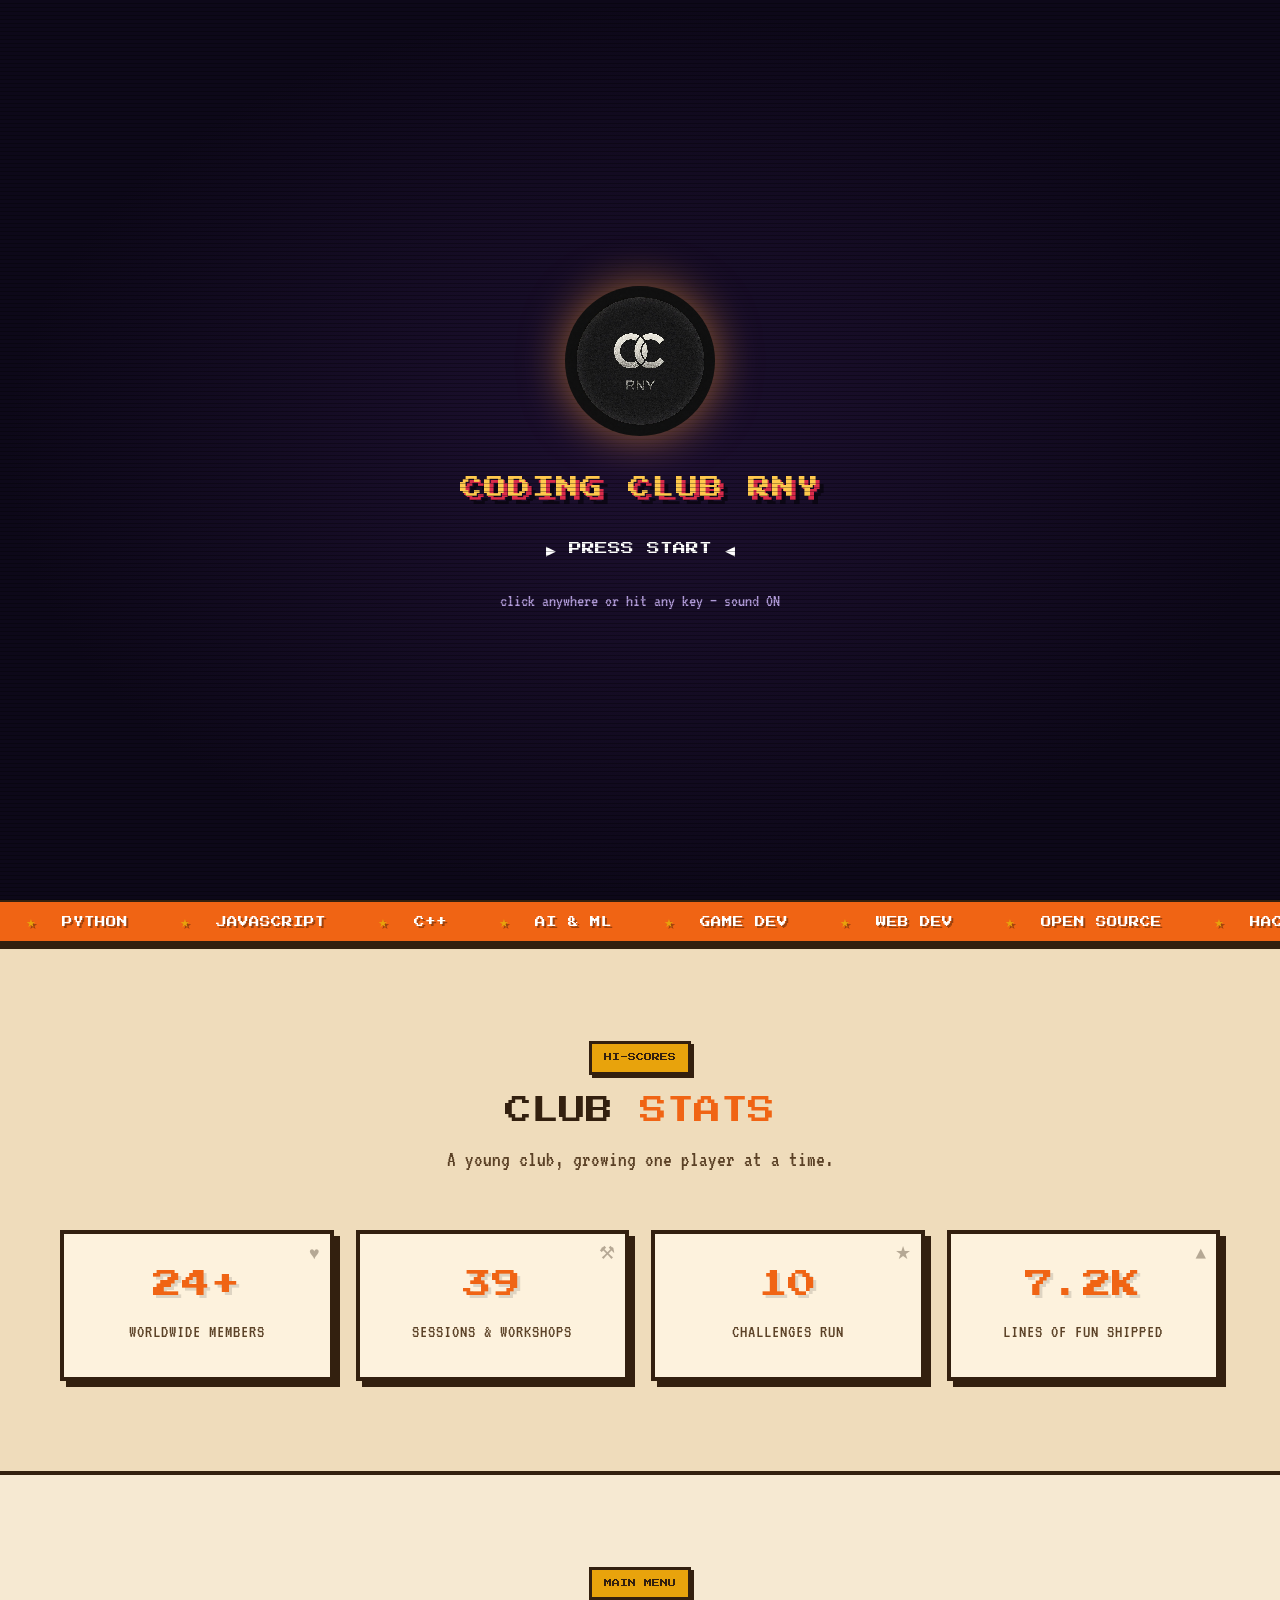
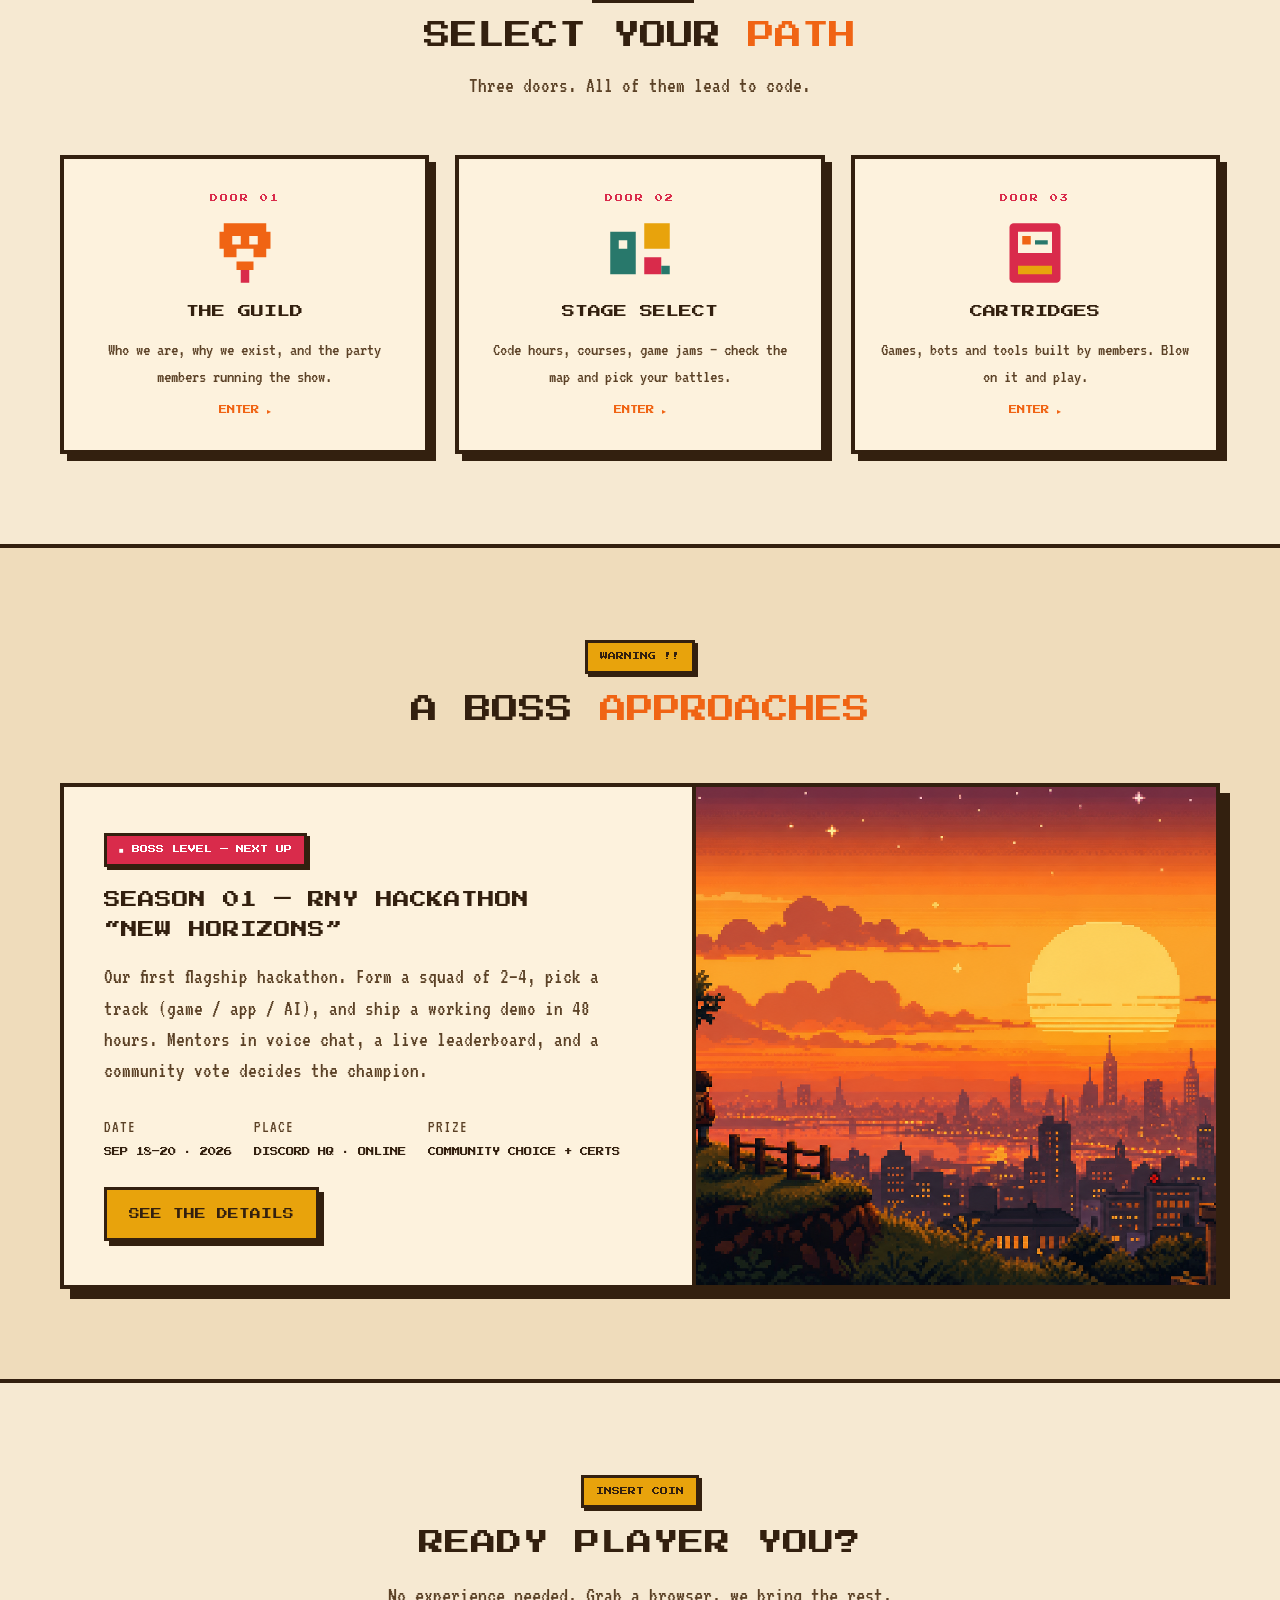
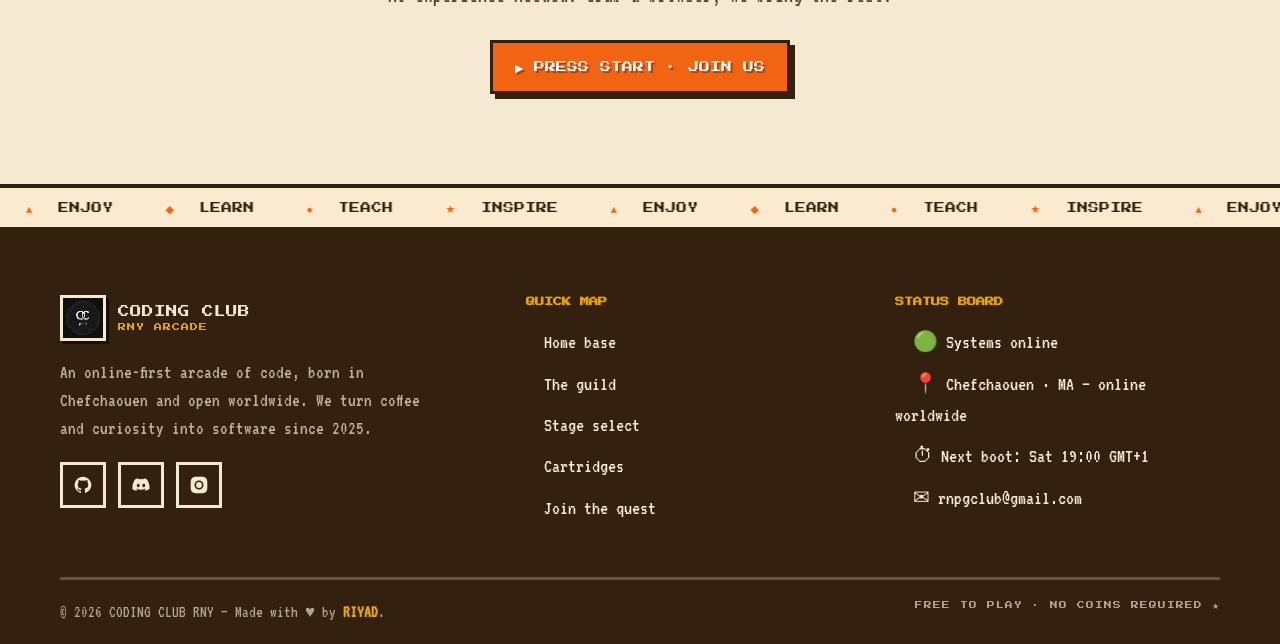
<file: index.html>
<!DOCTYPE html>
<html lang="en" data-theme="light">
<head>
<meta charset="UTF-8">
<meta name="viewport" content="width=device-width, initial-scale=1.0">
<title>Coding Club RNY — Press Start</title>
<meta name="description" content="Coding Club RNY — an online-first coding community born in Chefchaouen, open worldwide. Code hours, courses, jams and a friendly crew.">
<link rel="icon" type="image/png" href="logo.png">
<script>document.documentElement.dataset.theme = localStorage.getItem('rny_theme') || 'light';</script>
<link rel="stylesheet" href="style.css">
</head>
<body data-page="home">

<canvas id="bg-canvas" aria-hidden="true"></canvas>
<div class="crt" aria-hidden="true"></div>
<div id="wipe" aria-hidden="true"><i class="bar"></i><i class="bar"></i><i class="bar"></i><i class="bar"></i><i class="bar"></i><i class="bar"></i><i class="bar"></i></div>

<!-- START SCREEN -->
<div id="start-overlay" role="button" aria-label="Press start">
  <img class="start-logo" src="logo.png" alt="Coding Club RNY logo">
  <div class="start-title">CODING CLUB RNY</div>
  <div class="press-start">▶ PRESS START ◀</div>
  <div class="start-hint">click anywhere or hit any key — sound ON</div>
</div>

<!-- NAV -->
<header class="nav">
  <div class="nav-inner">
    <a class="brand" href="index.html" aria-label="Coding Club RNY home">
      <img src="logo.png" alt="RNY logo">
      <span class="brand-txt">CODING CLUB<small>RNY ARCADE</small></span>
    </a>
    <nav class="nav-links" id="nav-links" aria-label="Main">
      <a class="nav-link" data-page="home" href="index.html">Home</a>
      <a class="nav-link" data-page="about" href="about.html">About</a>
      <a class="nav-link" data-page="events" href="events.html">Events</a>
      <a class="nav-link" data-page="projects" href="projects.html">Projects</a>
      <a class="nav-link" data-page="join" href="join.html">Join</a>
    </nav>
    <div class="nav-controls">
      <button class="icon-btn" id="sfx-btn" aria-label="Toggle sound effects">
        <svg class="ico-on" viewBox="0 0 24 24" aria-hidden="true"><path d="M4 9v6h4l5 4V5L8 9H4zm12.5 3a3.5 3.5 0 0 0-2-3.15v6.3a3.5 3.5 0 0 0 2-3.15zM14.5 4.2v2.1a6 6 0 0 1 0 11.4v2.1a8 8 0 0 0 0-15.6z"/></svg>
        <svg class="ico-off hidden" viewBox="0 0 24 24" aria-hidden="true"><path d="M16.5 12c0-1.77-1.02-3.29-2.5-4.03v2.21l2.45 2.45c.03-.2.05-.41.05-.63zm2.5 0c0 .94-.2 1.82-.54 2.64l1.51 1.51C20.63 14.91 21 13.5 21 12c0-4.28-2.99-7.86-7-8.77v2.06c2.89.86 5 3.54 5 6.71zM4.27 3L3 4.27 7.73 9H3v6h4l5 5v-6.73l4.25 4.25c-.67.52-1.42.93-2.25 1.18v2.06c1.38-.31 2.63-.95 3.69-1.81L19.73 21 21 19.73l-9-9L4.27 3zM12 4L9.91 6.09 12 8.18V4z"/></svg>
      </button>
      <button class="icon-btn" id="theme-btn" aria-label="Toggle dark mode">
        <svg class="moon" viewBox="0 0 24 24" aria-hidden="true"><path d="M20.9 14.1A9 9 0 0 1 9.9 3.1 9 9 0 1 0 20.9 14.1z"/></svg>
        <svg class="sun" viewBox="0 0 24 24" aria-hidden="true"><path d="M12 7a5 5 0 1 1 0 10 5 5 0 0 1 0-10zm0-2 1-3h-2l1 3zm0 16 1 3h-2l1-3zM5 12l-3 1v-2l3 1zm16 0 3 1v-2l-3 1zM7.8 7.8 5 5l1.4-1.4 2.8 2.8-1.4 1.4zM18.4 18.4l2.8 2.8-1.4 1.4-2.8-2.8 1.4-1.4zM16.2 7.8l2.8-2.8L20.4 5 17.6 7.8 16.2 7.8zM5.6 18.4l-2.8 2.8 1.4 1.4 2.8-2.8-1.4-1.4z"/></svg>
      </button>
      <button class="icon-btn hamburger" id="hamburger" aria-label="Open menu" aria-expanded="false">
        <svg viewBox="0 0 24 24" aria-hidden="true"><path d="M3 5h18v3H3zm0 5.5h18v3H3zM3 16h18v3H3z"/></svg>
      </button>
    </div>
  </div>
</header>

<main>

  <!-- HERO -->
  <section class="hero">
    <span class="float-deco" data-para="26" style="top:16%;left:8%;color:var(--accent2);font-size:1.4rem;">◆</span>
    <span class="float-deco" data-para="18" style="top:24%;right:10%;color:var(--accent4);font-size:1.1rem;">▲</span>
    <span class="float-deco" data-para="34" style="bottom:32%;left:14%;color:var(--accent3);font-size:1rem;">★</span>
    <span class="float-deco" data-para="12" style="bottom:40%;right:16%;color:var(--accent);font-size:1.3rem;">●</span>

    <div class="hero-inner">
      <img class="hero-logo" data-para="8" src="logo.png" alt="Coding Club RNY logo — interlocked rings">
      <div class="hero-kicker"><span class="star">★</span> EST. 2025 · CHEFCHAOUEN · ONLINE WORLDWIDE <span class="star">★</span></div>
      <h1 class="glitch" data-text="CODING CLUB RNY">CODING CLUB<br><span class="accent">RNY</span></h1>
      <p class="hero-type" data-type data-speed="44">&gt; A worldwide crew, born in Chefchaouen. Come play with code.</p>
      <div class="hero-cta">
        <a class="px-btn" href="join.html">▶ Start quest</a>
        <a class="px-btn ghost" href="events.html">View stage map</a>
      </div>
    </div>
    <div class="hero-banner" aria-hidden="true"></div>
    <div class="hero-scroll">▼ SCROLL ▼</div>
  </section>

  <!-- TICKER -->
  <div class="ticker" aria-hidden="true">
    <div class="ticker-track">
      <span class="ticker-item"><span class="star">★</span>PYTHON</span><span class="ticker-item"><span class="star">★</span>JAVASCRIPT</span><span class="ticker-item"><span class="star">★</span>C++</span><span class="ticker-item"><span class="star">★</span>AI &amp; ML</span><span class="ticker-item"><span class="star">★</span>GAME DEV</span><span class="ticker-item"><span class="star">★</span>WEB DEV</span><span class="ticker-item"><span class="star">★</span>OPEN SOURCE</span><span class="ticker-item"><span class="star">★</span>HACKATHONS</span><span class="ticker-item"><span class="star">★</span>PIXEL ART</span><span class="ticker-item"><span class="star">★</span>WORLDWIDE CREW</span>
      <span class="ticker-item"><span class="star">★</span>PYTHON</span><span class="ticker-item"><span class="star">★</span>JAVASCRIPT</span><span class="ticker-item"><span class="star">★</span>C++</span><span class="ticker-item"><span class="star">★</span>AI &amp; ML</span><span class="ticker-item"><span class="star">★</span>GAME DEV</span><span class="ticker-item"><span class="star">★</span>WEB DEV</span><span class="ticker-item"><span class="star">★</span>OPEN SOURCE</span><span class="ticker-item"><span class="star">★</span>HACKATHONS</span><span class="ticker-item"><span class="star">★</span>PIXEL ART</span><span class="ticker-item"><span class="star">★</span>WORLDWIDE CREW</span>
    </div>
  </div>

  <!-- STATS -->
  <section class="section alt">
    <div class="wrap">
      <div class="section-head reveal">
        <span class="section-chip">HI-SCORES</span>
        <h2 class="section-title">CLUB <span class="accent">STATS</span></h2>
        <p class="section-sub">A young club, growing one player at a time.</p>
      </div>
      <div class="stats-grid">
        <div class="stat reveal" data-icon="♥"><span class="stat-num" data-count="30" data-suffix="+">0</span><span class="stat-label">Worldwide members</span></div>
        <div class="stat reveal" data-icon="⚒" data-delay="1"><span class="stat-num" data-count="48">0</span><span class="stat-label">Sessions &amp; workshops</span></div>
        <div class="stat reveal" data-icon="★" data-delay="2"><span class="stat-num" data-count="12">0</span><span class="stat-label">Challenges run</span></div>
        <div class="stat reveal" data-icon="▲" data-delay="3"><span class="stat-num" data-count="9.4" data-suffix="K">0</span><span class="stat-label">Lines of fun shipped</span></div>
      </div>
    </div>
  </section>

  <!-- SELECT YOUR PATH -->
  <section class="section">
    <div class="wrap">
      <div class="section-head reveal">
        <span class="section-chip">MAIN MENU</span>
        <h2 class="section-title">SELECT YOUR <span class="accent">PATH</span></h2>
        <p class="section-sub">Three doors. All of them lead to code.</p>
      </div>
      <div class="paths-grid">
        <a class="path-card reveal" href="about.html">
          <span class="path-num">DOOR 01</span>
          <svg class="path-ico" viewBox="0 0 16 16" aria-hidden="true"><path fill="#f06414" d="M3 1h10v2h1v4h-1v2h-3v-2H6v2H3V7H2V3h1V1z"/><rect x="5" y="4" width="2" height="2" fill="#fdf2dd"/><rect x="9" y="4" width="2" height="2" fill="#fdf2dd"/><rect x="6" y="10" width="4" height="2" fill="#f06414"/><rect x="7" y="12" width="2" height="3" fill="#d92b4b"/></svg>
          <h3>THE GUILD</h3>
          <p>Who we are, why we exist, and the party members running the show.</p>
          <span class="path-go">ENTER ▸</span>
        </a>
        <a class="path-card reveal" data-delay="1" href="events.html">
          <span class="path-num">DOOR 02</span>
          <svg class="path-ico" viewBox="0 0 16 16" aria-hidden="true"><rect x="1" y="3" width="6" height="10" fill="#28786b"/><rect x="9" y="1" width="6" height="6" fill="#e8a30c"/><rect x="9" y="9" width="4" height="4" fill="#d92b4b"/><rect x="13" y="11" width="2" height="2" fill="#28786b"/><rect x="3" y="5" width="2" height="2" fill="#fdf2dd"/></svg>
          <h3>STAGE SELECT</h3>
          <p>Code hours, courses, game jams — check the map and pick your battles.</p>
          <span class="path-go">ENTER ▸</span>
        </a>
        <a class="path-card reveal" data-delay="2" href="projects.html">
          <span class="path-num">DOOR 03</span>
          <svg class="path-ico" viewBox="0 0 16 16" aria-hidden="true"><rect x="2" y="1" width="12" height="14" rx="1" fill="#d92b4b"/><rect x="4" y="3" width="8" height="5" fill="#fdf2dd"/><rect x="5" y="4" width="2" height="2" fill="#f06414"/><rect x="8" y="5" width="3" height="1" fill="#28786b"/><rect x="4" y="11" width="8" height="2" fill="#e8a30c"/></svg>
          <h3>CARTRIDGES</h3>
          <p>Games, bots and tools built by members. Blow on it and play.</p>
          <span class="path-go">ENTER ▸</span>
        </a>
      </div>
    </div>
  </section>

  <!-- BOSS EVENT -->
  <section class="section alt">
    <div class="wrap">
      <div class="section-head reveal">
        <span class="section-chip">WARNING !!</span>
        <h2 class="section-title">A BOSS <span class="accent">APPROACHES</span></h2>
      </div>
      <div class="boss-panel reveal">
        <div class="boss-info">
          <span class="boss-tag">■ BOSS LEVEL — NEXT UP</span>
          <h3>SEASON 01 — RNY HACKATHON<br>“NEW HORIZONS”</h3>
          <p>Our first flagship hackathon. Form a squad of 2–4, pick a track (game / app / AI), and ship a working demo in 48 hours. Mentors in voice chat, a live leaderboard, and a community vote decides the champion.</p>
          <div class="boss-meta">
            <div><span>DATE</span>SEP 18–20 · 2026</div>
            <div><span>PLACE</span>DISCORD HQ · ONLINE</div>
            <div><span>PRIZE</span>COMMUNITY CHOICE + CERTS</div>
          </div>
          <a class="px-btn gold" href="events.html">See the details</a>
        </div>
        <div class="boss-art" role="img" aria-label="Pixel art sunset skyline"></div>
      </div>
    </div>
  </section>

  <!-- CTA -->
  <section class="section">
    <div class="wrap cta-strip reveal">
      <span class="section-chip">INSERT COIN</span>
      <h2>READY PLAYER <span class="accent">YOU</span>?</h2>
      <p>No experience needed. Grab a browser, we bring the rest.</p>
      <a class="px-btn" href="join.html">▶ Press start · Join us</a>
    </div>
  </section>

  <!-- REVERSE TICKER -->
  <div class="ticker dark rev" aria-hidden="true">
    <div class="ticker-track">
      <span class="ticker-item"><span class="star">▲</span>ENJOY</span><span class="ticker-item"><span class="star">◆</span>LEARN</span><span class="ticker-item"><span class="star">●</span>TEACH</span><span class="ticker-item"><span class="star">★</span>INSPIRE</span><span class="ticker-item"><span class="star">▲</span>ENJOY</span><span class="ticker-item"><span class="star">◆</span>LEARN</span><span class="ticker-item"><span class="star">●</span>TEACH</span><span class="ticker-item"><span class="star">★</span>INSPIRE</span><span class="ticker-item"><span class="star">▲</span>ENJOY</span><span class="ticker-item"><span class="star">◆</span>LEARN</span><span class="ticker-item"><span class="star">●</span>TEACH</span><span class="ticker-item"><span class="star">★</span>INSPIRE</span><span class="ticker-item"><span class="star">▲</span>ENJOY</span><span class="ticker-item"><span class="star">◆</span>LEARN</span><span class="ticker-item"><span class="star">●</span>TEACH</span><span class="ticker-item"><span class="star">★</span>INSPIRE</span><span class="ticker-item"><span class="star">▲</span>ENJOY</span><span class="ticker-item"><span class="star">◆</span>LEARN</span><span class="ticker-item"><span class="star">●</span>TEACH</span><span class="ticker-item"><span class="star">★</span>INSPIRE</span>
      <span class="ticker-item"><span class="star">▲</span>ENJOY</span><span class="ticker-item"><span class="star">◆</span>LEARN</span><span class="ticker-item"><span class="star">●</span>TEACH</span><span class="ticker-item"><span class="star">★</span>INSPIRE</span><span class="ticker-item"><span class="star">▲</span>ENJOY</span><span class="ticker-item"><span class="star">◆</span>LEARN</span><span class="ticker-item"><span class="star">●</span>TEACH</span><span class="ticker-item"><span class="star">★</span>INSPIRE</span><span class="ticker-item"><span class="star">▲</span>ENJOY</span><span class="ticker-item"><span class="star">◆</span>LEARN</span><span class="ticker-item"><span class="star">●</span>TEACH</span><span class="ticker-item"><span class="star">★</span>INSPIRE</span><span class="ticker-item"><span class="star">▲</span>ENJOY</span><span class="ticker-item"><span class="star">◆</span>LEARN</span><span class="ticker-item"><span class="star">●</span>TEACH</span><span class="ticker-item"><span class="star">★</span>INSPIRE</span><span class="ticker-item"><span class="star">▲</span>ENJOY</span><span class="ticker-item"><span class="star">◆</span>LEARN</span><span class="ticker-item"><span class="star">●</span>TEACH</span><span class="ticker-item"><span class="star">★</span>INSPIRE</span>
    </div>
  </div>

</main>

<!-- FOOTER -->
<footer class="footer">
  <div class="wrap">
    <div class="footer-grid">
      <div>
        <a class="brand" href="index.html" style="margin-bottom:18px;">
          <img src="logo.png" alt="RNY logo">
          <span class="brand-txt">CODING CLUB<small>RNY ARCADE</small></span>
        </a>
        <p>An online-first arcade of code, born in Chefchaouen and open worldwide. We turn coffee and curiosity into software since 2025.</p>
        <div class="socials" style="margin-top:20px;">
          <a href="#" aria-label="GitHub"><svg viewBox="0 0 24 24"><path d="M12 2a10 10 0 0 0-3.2 19.5c.5.1.7-.2.7-.5v-1.7c-2.8.6-3.4-1.4-3.4-1.4-.4-1.2-1.1-1.5-1.1-1.5-.9-.6.1-.6.1-.6 1 .1 1.6 1 1.6 1 .9 1.6 2.4 1.1 3 .9.1-.7.3-1.1.6-1.4-2.2-.3-4.6-1.1-4.6-5 0-1.1.4-2 1-2.7-.1-.2-.4-1.3.1-2.6 0 0 .8-.3 2.7 1a9.4 9.4 0 0 1 5 0c1.9-1.3 2.7-1 2.7-1 .5 1.3.2 2.4.1 2.6.6.7 1 1.6 1 2.7 0 3.9-2.4 4.7-4.6 5 .4.3.7.9.7 1.9v2.8c0 .3.2.6.7.5A10 10 0 0 0 12 2z"/></svg></a>
          <a href="#" aria-label="Discord"><svg viewBox="0 0 24 24"><path d="M19.3 5.3A16 16 0 0 0 15.4 4l-.5 1a14 14 0 0 0-5.8 0L8.6 4a16 16 0 0 0-3.9 1.3C2.2 9.2 1.5 13 1.7 16.7A16 16 0 0 0 6.6 19l1-1.7a10 10 0 0 1-1.6-.8l.4-.3a11.3 11.3 0 0 0 11.2 0l.4.3-1.6.8 1 1.7a16 16 0 0 0 4.9-2.4c.3-4.4-1.2-8.4-3-11.3zM8.7 14.6c-1 0-1.7-.9-1.7-2s.7-2 1.7-2 1.8.9 1.7 2c0 1.1-.7 2-1.7 2zm6.6 0c-1 0-1.7-.9-1.7-2s.7-2 1.7-2 1.8.9 1.7 2c0 1.1-.7 2-1.7 2z"/></svg></a>
          <a href="https://instagram.com/codingclubrny" target="_blank" rel="noopener" aria-label="Instagram @codingclubrny"><svg viewBox="0 0 24 24"><path d="M12 2c2.7 0 3 0 4.1.1 1.1 0 1.9.2 2.5.5.7.3 1.2.6 1.7 1.1.5.5.8 1 1.1 1.7.3.6.5 1.4.5 2.5.1 1.1.1 1.4.1 4.1s0 3-.1 4.1c0 1.1-.2 1.9-.5 2.5a4.8 4.8 0 0 1-2.8 2.8c-.6.3-1.4.5-2.5.5-1.1.1-1.4.1-4.1.1s-3 0-4.1-.1c-1.1 0-1.9-.2-2.5-.5a4.8 4.8 0 0 1-2.8-2.8c-.3-.6-.5-1.4-.5-2.5C2 15 2 14.7 2 12s0-3 .1-4.1c0-1.1.2-1.9.5-2.5.3-.7.6-1.2 1.1-1.7.5-.5 1-.8 1.7-1.1.6-.3 1.4-.5 2.5-.5C9 2 9.3 2 12 2zm0 4.6a5.4 5.4 0 1 0 0 10.8 5.4 5.4 0 0 0 0-10.8zm0 8.9a3.5 3.5 0 1 1 0-7 3.5 3.5 0 0 1 0 7zm5.6-9a1.3 1.3 0 1 1 0-2.6 1.3 1.3 0 0 1 0 2.6z"/></svg></a>
        </div>
      </div>
      <div>
        <h5>QUICK MAP</h5>
        <ul>
          <li><a href="index.html">Home base</a></li>
          <li><a href="about.html">The guild</a></li>
          <li><a href="events.html">Stage select</a></li>
          <li><a href="projects.html">Cartridges</a></li>
          <li><a href="join.html">Join the quest</a></li>
        </ul>
      </div>
      <div>
        <h5>STATUS BOARD</h5>
        <ul>
          <li><a href="events.html">🟢 Systems online</a></li>
          <li><a href="#">📍 Chefchaouen · MA — online worldwide</a></li>
          <li><a href="events.html">⏱ Next boot: Sat 19:00 GMT+1</a></li>
          <li><a href="mailto:rnpgclub@gmail.com">✉ rnpgclub@gmail.com</a></li>
        </ul>
      </div>
    </div>
    <div class="footer-bottom">
      <span>© 2026 CODING CLUB RNY — Made with ♥ by <b style="color:var(--accent3)">RIYAD</b>.</span>
      <span class="pxf">FREE TO PLAY · NO COINS REQUIRED ★</span>
    </div>
  </div>
</footer>

<script src="app.js"></script>
</body>
</html>
</file>
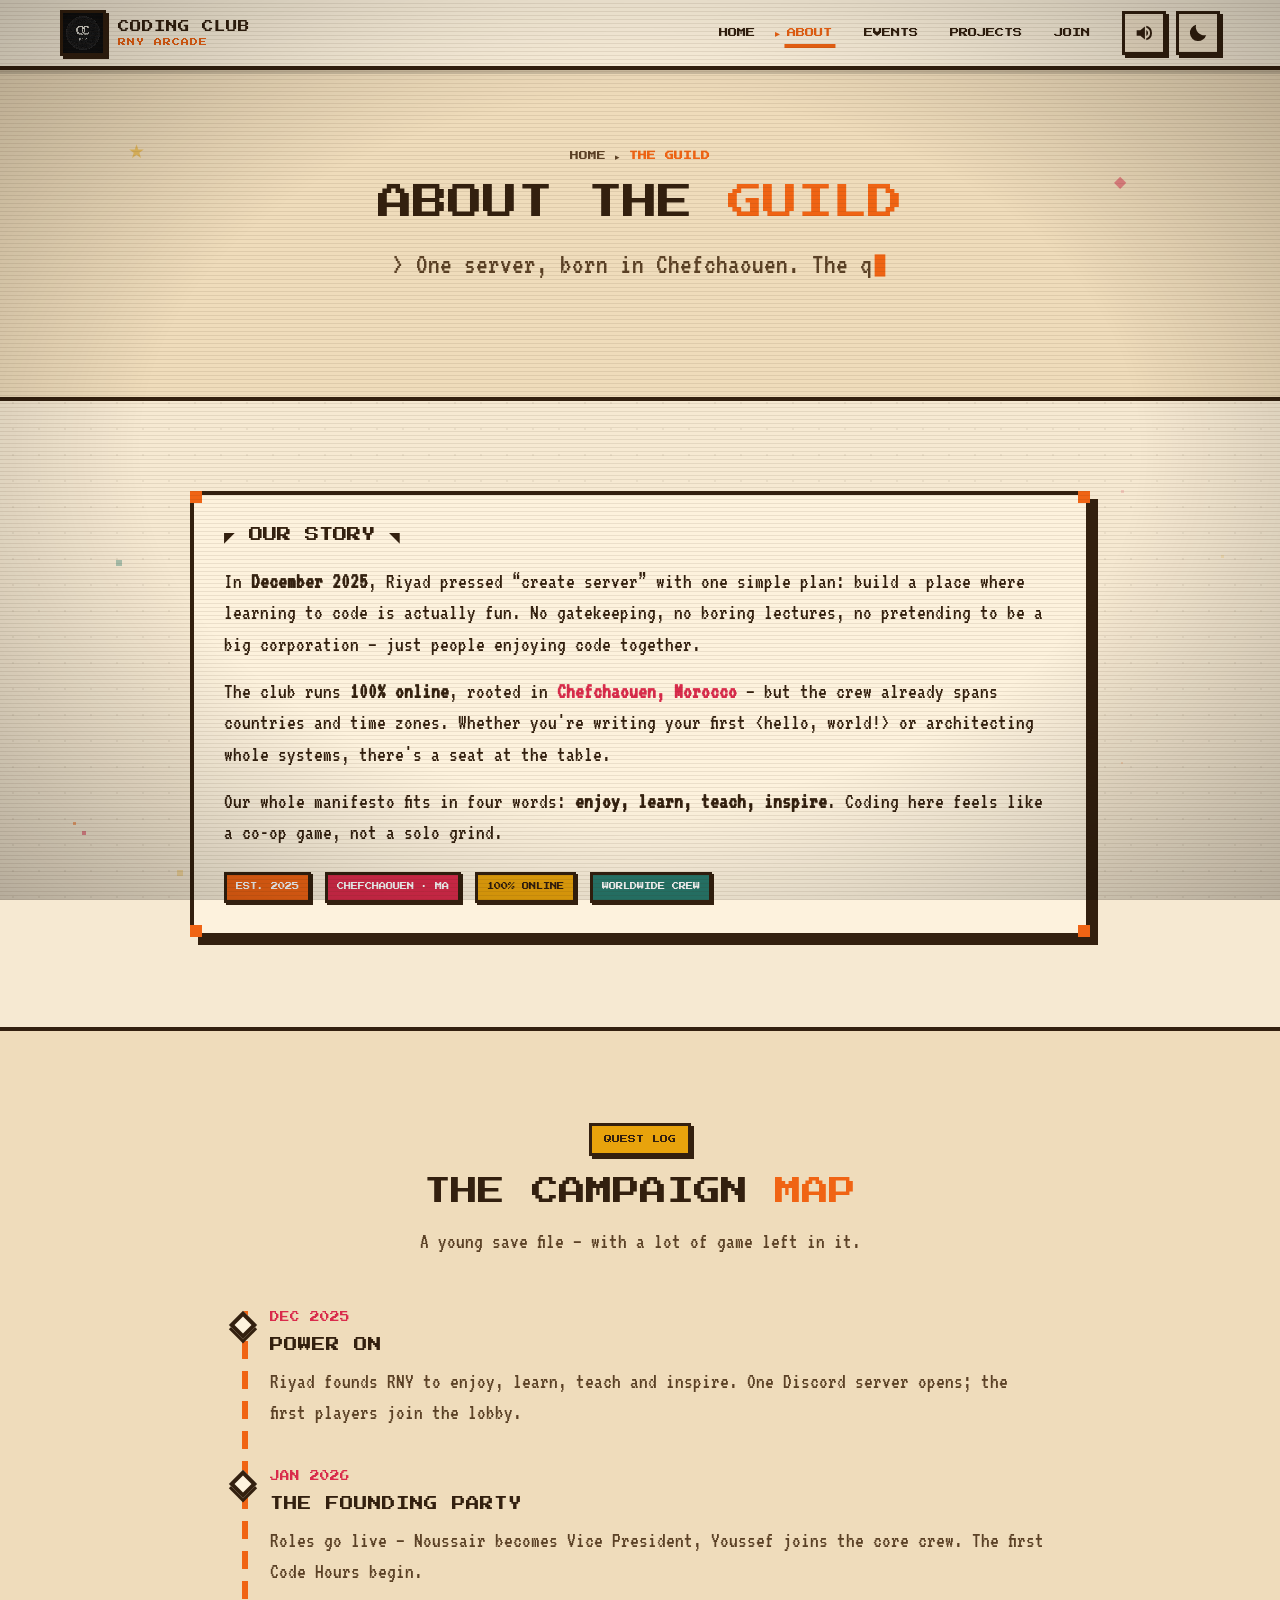
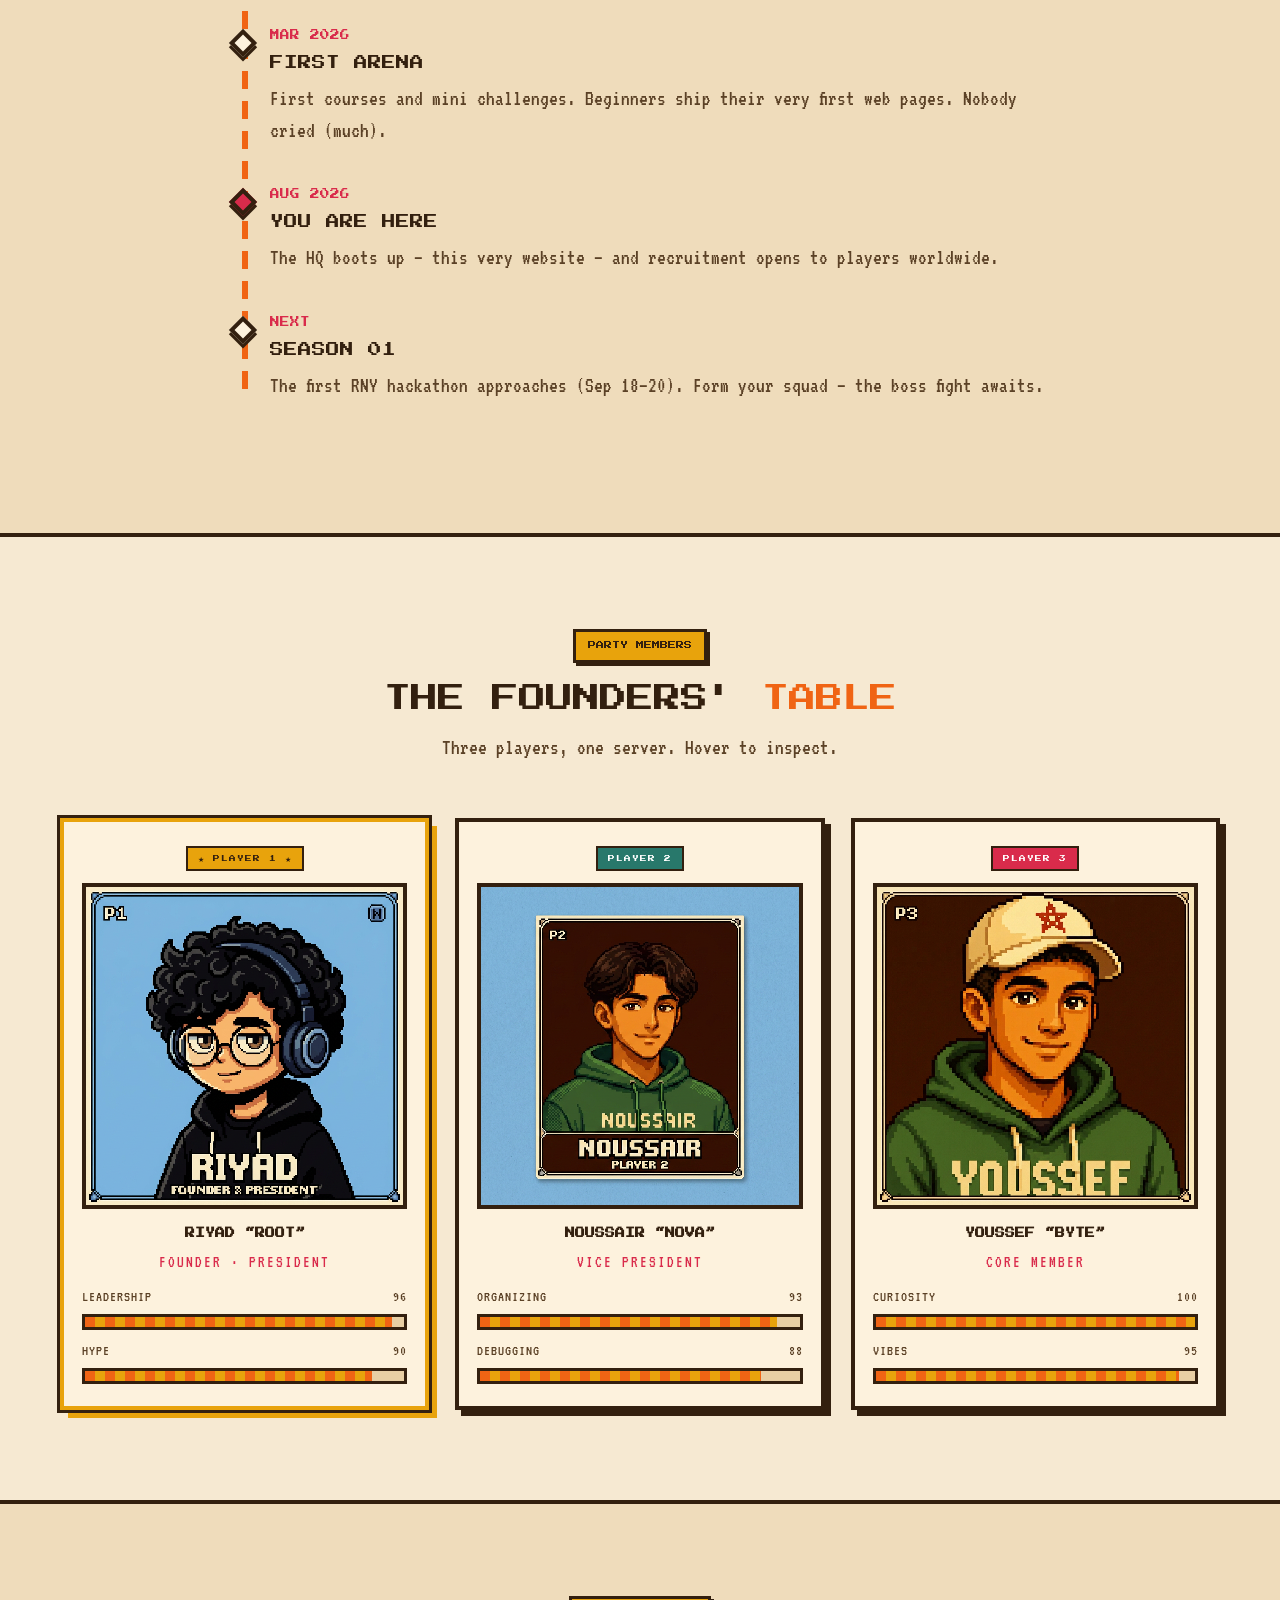
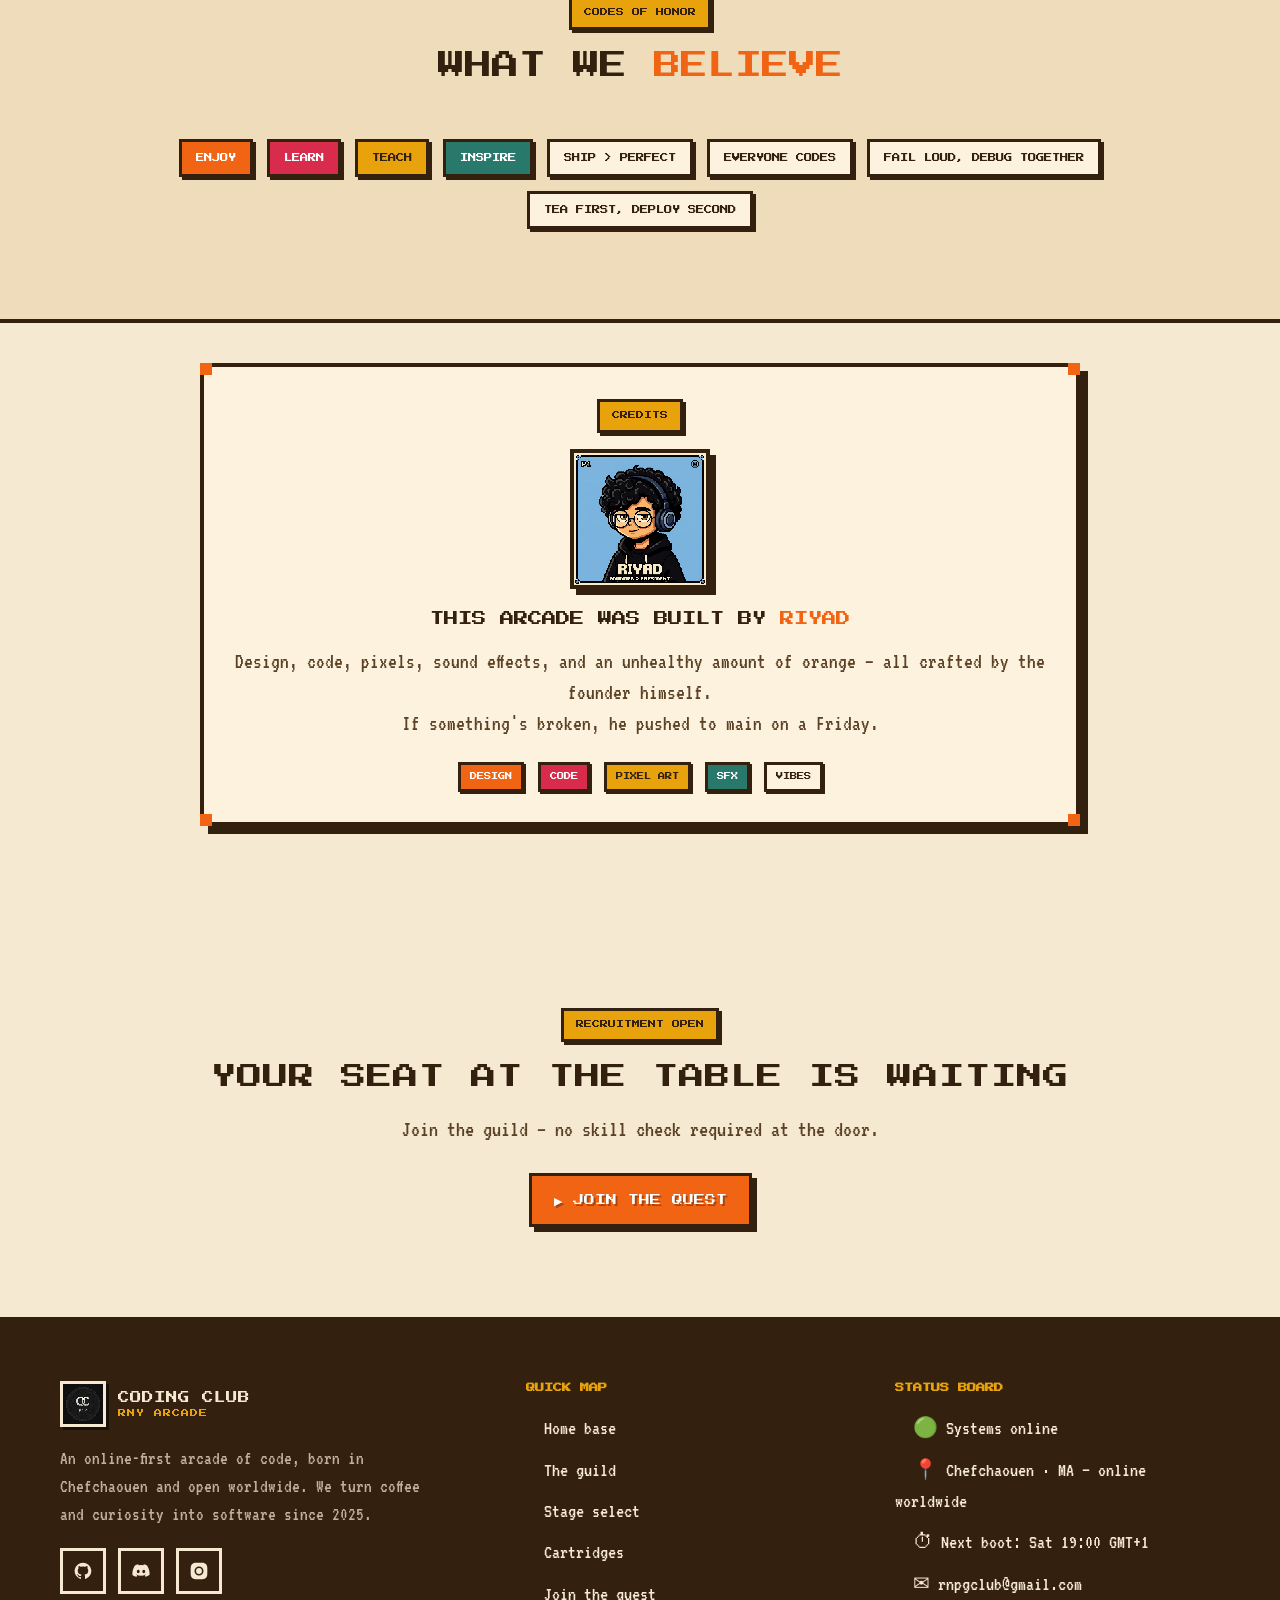
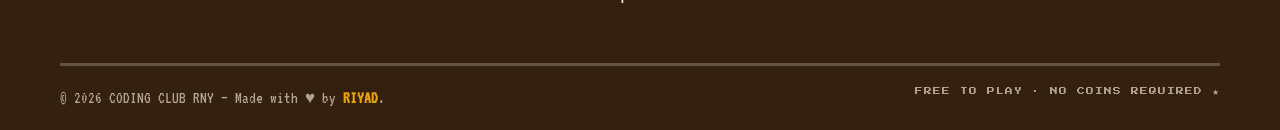
<file: about.html>
<!DOCTYPE html>
<html lang="en" data-theme="light">
<head>
<meta charset="UTF-8">
<meta name="viewport" content="width=device-width, initial-scale=1.0">
<title>About — Coding Club RNY</title>
<meta name="description" content="The story of Coding Club RNY — founded in Chefchaouen in 2025, running online worldwide. Meet the founding crew.">
<link rel="icon" type="image/png" href="logo.png">
<script>document.documentElement.dataset.theme = localStorage.getItem('rny_theme') || 'light';</script>
<link rel="stylesheet" href="style.css">
</head>
<body data-page="about">

<canvas id="bg-canvas" aria-hidden="true"></canvas>
<div class="crt" aria-hidden="true"></div>
<div id="wipe" aria-hidden="true"><i class="bar"></i><i class="bar"></i><i class="bar"></i><i class="bar"></i><i class="bar"></i><i class="bar"></i><i class="bar"></i></div>

<!-- NAV -->
<header class="nav">
  <div class="nav-inner">
    <a class="brand" href="index.html" aria-label="Coding Club RNY home">
      <img src="logo.png" alt="RNY logo">
      <span class="brand-txt">CODING CLUB<small>RNY ARCADE</small></span>
    </a>
    <nav class="nav-links" id="nav-links" aria-label="Main">
      <a class="nav-link" data-page="home" href="index.html">Home</a>
      <a class="nav-link" data-page="about" href="about.html">About</a>
      <a class="nav-link" data-page="events" href="events.html">Events</a>
      <a class="nav-link" data-page="projects" href="projects.html">Projects</a>
      <a class="nav-link" data-page="join" href="join.html">Join</a>
    </nav>
    <div class="nav-controls">
      <button class="icon-btn" id="sfx-btn" aria-label="Toggle sound effects">
        <svg class="ico-on" viewBox="0 0 24 24" aria-hidden="true"><path d="M4 9v6h4l5 4V5L8 9H4zm12.5 3a3.5 3.5 0 0 0-2-3.15v6.3a3.5 3.5 0 0 0 2-3.15zM14.5 4.2v2.1a6 6 0 0 1 0 11.4v2.1a8 8 0 0 0 0-15.6z"/></svg>
        <svg class="ico-off hidden" viewBox="0 0 24 24" aria-hidden="true"><path d="M16.5 12c0-1.77-1.02-3.29-2.5-4.03v2.21l2.45 2.45c.03-.2.05-.41.05-.63zm2.5 0c0 .94-.2 1.82-.54 2.64l1.51 1.51C20.63 14.91 21 13.5 21 12c0-4.28-2.99-7.86-7-8.77v2.06c2.89.86 5 3.54 5 6.71zM4.27 3L3 4.27 7.73 9H3v6h4l5 5v-6.73l4.25 4.25c-.67.52-1.42.93-2.25 1.18v2.06c1.38-.31 2.63-.95 3.69-1.81L19.73 21 21 19.73l-9-9L4.27 3zM12 4L9.91 6.09 12 8.18V4z"/></svg>
      </button>
      <button class="icon-btn" id="theme-btn" aria-label="Toggle dark mode">
        <svg class="moon" viewBox="0 0 24 24" aria-hidden="true"><path d="M20.9 14.1A9 9 0 0 1 9.9 3.1 9 9 0 1 0 20.9 14.1z"/></svg>
        <svg class="sun" viewBox="0 0 24 24" aria-hidden="true"><path d="M12 7a5 5 0 1 1 0 10 5 5 0 0 1 0-10zm0-2 1-3h-2l1 3zm0 16 1 3h-2l1-3zM5 12l-3 1v-2l3 1zm16 0 3 1v-2l-3 1zM7.8 7.8 5 5l1.4-1.4 2.8 2.8-1.4 1.4zM18.4 18.4l2.8 2.8-1.4 1.4-2.8-2.8 1.4-1.4zM16.2 7.8l2.8-2.8L20.4 5 17.6 7.8 16.2 7.8zM5.6 18.4l-2.8 2.8 1.4 1.4 2.8-2.8-1.4-1.4z"/></svg>
      </button>
      <button class="icon-btn hamburger" id="hamburger" aria-label="Open menu" aria-expanded="false">
        <svg viewBox="0 0 24 24" aria-hidden="true"><path d="M3 5h18v3H3zm0 5.5h18v3H3zM3 16h18v3H3z"/></svg>
      </button>
    </div>
  </div>
</header>

<main>

  <!-- PAGE HEAD -->
  <section class="page-head">
    <span class="float-deco" data-para="20" style="top:20%;left:10%;color:var(--accent3);font-size:1.2rem;">★</span>
    <span class="float-deco" data-para="14" style="top:30%;right:12%;color:var(--accent2);font-size:1rem;">◆</span>
    <div class="wrap">
      <div class="crumbs"><a href="index.html">HOME</a> ▸ <b>THE GUILD</b></div>
      <h1>ABOUT THE <span style="color:var(--accent)">GUILD</span></h1>
      <p class="hero-type center" data-type data-speed="34">&gt; One server, born in Chefchaouen. The quest: enjoy, learn, teach, inspire.</p>
    </div>
  </section>

  <!-- STORY -->
  <section class="section">
    <div class="wrap" style="max-width:900px;">
      <div class="panel reveal">
        <span class="corner tl"></span><span class="corner tr"></span><span class="corner bl"></span><span class="corner br"></span>
        <h2 class="section-title" style="font-size:.9rem;margin-bottom:20px;">◤ OUR STORY ◥</h2>
        <p style="margin-bottom:16px;">In <b>December 2025</b>, Riyad pressed “create server” with one simple plan: build a place where learning to code is actually fun. No gatekeeping, no boring lectures, no pretending to be a big corporation — just people enjoying code together.</p>
        <p style="margin-bottom:16px;">The club runs <b>100% online</b>, rooted in <b style="color:var(--accent2)">Chefchaouen, Morocco</b> — but the crew already spans countries and time zones. Whether you're writing your first &lt;hello, world!&gt; or architecting whole systems, there's a seat at the table.</p>
        <p>Our whole manifesto fits in four words: <b>enjoy, learn, teach, inspire</b>. Coding here feels like a co-op game, not a solo grind.</p>
        <div class="chip-row" style="margin-top:24px;justify-content:flex-start;">
          <span class="chip tiny c1">EST. 2025</span>
          <span class="chip tiny c2">CHEFCHAOUEN · MA</span>
          <span class="chip tiny c3">100% ONLINE</span>
          <span class="chip tiny c4">WORLDWIDE CREW</span>
        </div>
      </div>
    </div>
  </section>

  <!-- QUEST LOG -->
  <section class="section alt">
    <div class="wrap">
      <div class="section-head reveal">
        <span class="section-chip">QUEST LOG</span>
        <h2 class="section-title">THE CAMPAIGN <span class="accent">MAP</span></h2>
        <p class="section-sub">A young save file — with a lot of game left in it.</p>
      </div>
      <div class="timeline">
        <div class="tl-item reveal">
          <div class="tl-year">DEC 2025</div>
          <h3>POWER ON</h3>
          <p>Riyad founds RNY to enjoy, learn, teach and inspire. One Discord server opens; the first players join the lobby.</p>
        </div>
        <div class="tl-item reveal">
          <div class="tl-year">JAN 2026</div>
          <h3>THE FOUNDING PARTY</h3>
          <p>Roles go live — Noussair becomes Vice President, Youssef joins the core crew. The first Code Hours begin.</p>
        </div>
        <div class="tl-item reveal">
          <div class="tl-year">MAR 2026</div>
          <h3>FIRST ARENA</h3>
          <p>First courses and mini challenges. Beginners ship their very first web pages. Nobody cried (much).</p>
        </div>
        <div class="tl-item here reveal">
          <div class="tl-year">AUG 2026</div>
          <h3>YOU ARE HERE</h3>
          <p>The HQ boots up — this very website — and recruitment opens to players worldwide.</p>
        </div>
        <div class="tl-item reveal">
          <div class="tl-year">NEXT</div>
          <h3>SEASON 01</h3>
          <p>The first RNY hackathon approaches (Sep 18–20). Form your squad — the boss fight awaits.</p>
        </div>
      </div>
    </div>
  </section>

  <!-- PARTY MEMBERS -->
  <section class="section">
    <div class="wrap">
      <div class="section-head reveal">
        <span class="section-chip">PARTY MEMBERS</span>
        <h2 class="section-title">THE FOUNDERS' <span class="accent">TABLE</span></h2>
        <p class="section-sub">Three players, one server. Hover to inspect.</p>
      </div>
      <div class="party-grid three">
        <div class="avatar-card boss-card reveal">
          <span class="boss-ribbon">★ PLAYER 1 ★</span>
          <img src="avatar-riyad.png" alt="Pixel portrait of Riyad — black founder hoodie, light-blue card">
          <h4>RIYAD “ROOT”</h4>
          <span class="role">Founder · President</span>
          <div class="meter-label"><span>LEADERSHIP</span><span>96</span></div>
          <div class="meter"><i data-fill="96"></i></div>
          <div class="meter-label"><span>HYPE</span><span>90</span></div>
          <div class="meter"><i data-fill="90"></i></div>
        </div>
        <div class="avatar-card reveal" data-delay="1">
          <span class="boss-ribbon" style="background:var(--accent4);color:#fff;">PLAYER 2</span>
          <img src="avatar-noussair.png" alt="Pixel portrait of Noussair — green hoodie with his name">
          <h4>NOUSSAIR “NOVA”</h4>
          <span class="role">Vice President</span>
          <div class="meter-label"><span>ORGANIZING</span><span>93</span></div>
          <div class="meter"><i data-fill="93"></i></div>
          <div class="meter-label"><span>DEBUGGING</span><span>88</span></div>
          <div class="meter"><i data-fill="88"></i></div>
        </div>
        <div class="avatar-card reveal" data-delay="2">
          <span class="boss-ribbon" style="background:var(--accent2);color:#fff;">PLAYER 3</span>
          <img src="avatar-youssef.png" alt="Pixel portrait of Youssef — green hoodie and cap">
          <h4>YOUSSEF “BYTE”</h4>
          <span class="role">Core Member</span>
          <div class="meter-label"><span>CURIOSITY</span><span>100</span></div>
          <div class="meter"><i data-fill="100"></i></div>
          <div class="meter-label"><span>VIBES</span><span>95</span></div>
          <div class="meter"><i data-fill="95"></i></div>
        </div>
      </div>
    </div>
  </section>

  <!-- VALUES -->
  <section class="section alt">
    <div class="wrap">
      <div class="section-head reveal">
        <span class="section-chip">CODES OF HONOR</span>
        <h2 class="section-title">WHAT WE <span class="accent">BELIEVE</span></h2>
      </div>
      <div class="chip-row reveal">
        <span class="chip c1">ENJOY</span>
        <span class="chip c2">LEARN</span>
        <span class="chip c3">TEACH</span>
        <span class="chip c4">INSPIRE</span>
        <span class="chip">SHIP &gt; PERFECT</span>
        <span class="chip">EVERYONE CODES</span>
        <span class="chip">FAIL LOUD, DEBUG TOGETHER</span>
        <span class="chip">TEA FIRST, DEPLOY SECOND</span>
      </div>
    </div>
  </section>

  <!-- SITE CREDITS -->
  <section class="section" style="padding-top:40px;">
    <div class="wrap" style="max-width:880px;">
      <div class="panel reveal center">
        <span class="corner tl"></span><span class="corner tr"></span><span class="corner bl"></span><span class="corner br"></span>
        <span class="section-chip">CREDITS</span>
        <img src="avatar-riyad.png" alt="Riyad — site creator" style="width:140px;height:140px;margin:0 auto 20px;border:4px solid var(--line);box-shadow:6px 6px 0 var(--shadow);">
        <h2 class="section-title" style="font-size:.9rem;margin-bottom:16px;">THIS ARCADE WAS BUILT BY <span class="accent">RIYAD</span></h2>
        <p style="color:var(--ink-soft);margin-bottom:22px;">Design, code, pixels, sound effects, and an unhealthy amount of orange —
        all crafted by the founder himself.<br>If something's broken, he pushed to main on a Friday.</p>
        <div class="chip-row">
          <span class="chip tiny c1">DESIGN</span>
          <span class="chip tiny c2">CODE</span>
          <span class="chip tiny c3">PIXEL ART</span>
          <span class="chip tiny c4">SFX</span>
          <span class="chip tiny">VIBES</span>
        </div>
      </div>
    </div>
  </section>

  <!-- CTA -->
  <section class="section">
    <div class="wrap cta-strip reveal">
      <span class="section-chip">RECRUITMENT OPEN</span>
      <h2>YOUR SEAT AT THE <span class="accent">TABLE</span> IS WAITING</h2>
      <p>Join the guild — no skill check required at the door.</p>
      <a class="px-btn" href="join.html">▶ Join the quest</a>
    </div>
  </section>

</main>

<!-- FOOTER -->
<footer class="footer">
  <div class="wrap">
    <div class="footer-grid">
      <div>
        <a class="brand" href="index.html" style="margin-bottom:18px;">
          <img src="logo.png" alt="RNY logo">
          <span class="brand-txt">CODING CLUB<small>RNY ARCADE</small></span>
        </a>
        <p>An online-first arcade of code, born in Chefchaouen and open worldwide. We turn coffee and curiosity into software since 2025.</p>
        <div class="socials" style="margin-top:20px;">
          <a href="#" aria-label="GitHub"><svg viewBox="0 0 24 24"><path d="M12 2a10 10 0 0 0-3.2 19.5c.5.1.7-.2.7-.5v-1.7c-2.8.6-3.4-1.4-3.4-1.4-.4-1.2-1.1-1.5-1.1-1.5-.9-.6.1-.6.1-.6 1 .1 1.6 1 1.6 1 .9 1.6 2.4 1.1 3 .9.1-.7.3-1.1.6-1.4-2.2-.3-4.6-1.1-4.6-5 0-1.1.4-2 1-2.7-.1-.2-.4-1.3.1-2.6 0 0 .8-.3 2.7 1a9.4 9.4 0 0 1 5 0c1.9-1.3 2.7-1 2.7-1 .5 1.3.2 2.4.1 2.6.6.7 1 1.6 1 2.7 0 3.9-2.4 4.7-4.6 5 .4.3.7.9.7 1.9v2.8c0 .3.2.6.7.5A10 10 0 0 0 12 2z"/></svg></a>
          <a href="#" aria-label="Discord"><svg viewBox="0 0 24 24"><path d="M19.3 5.3A16 16 0 0 0 15.4 4l-.5 1a14 14 0 0 0-5.8 0L8.6 4a16 16 0 0 0-3.9 1.3C2.2 9.2 1.5 13 1.7 16.7A16 16 0 0 0 6.6 19l1-1.7a10 10 0 0 1-1.6-.8l.4-.3a11.3 11.3 0 0 0 11.2 0l.4.3-1.6.8 1 1.7a16 16 0 0 0 4.9-2.4c.3-4.4-1.2-8.4-3-11.3zM8.7 14.6c-1 0-1.7-.9-1.7-2s.7-2 1.7-2 1.8.9 1.7 2c0 1.1-.7 2-1.7 2zm6.6 0c-1 0-1.7-.9-1.7-2s.7-2 1.7-2 1.8.9 1.7 2c0 1.1-.7 2-1.7 2z"/></svg></a>
          <a href="https://instagram.com/codingclubrny" target="_blank" rel="noopener" aria-label="Instagram @codingclubrny"><svg viewBox="0 0 24 24"><path d="M12 2c2.7 0 3 0 4.1.1 1.1 0 1.9.2 2.5.5.7.3 1.2.6 1.7 1.1.5.5.8 1 1.1 1.7.3.6.5 1.4.5 2.5.1 1.1.1 1.4.1 4.1s0 3-.1 4.1c0 1.1-.2 1.9-.5 2.5a4.8 4.8 0 0 1-2.8 2.8c-.6.3-1.4.5-2.5.5-1.1.1-1.4.1-4.1.1s-3 0-4.1-.1c-1.1 0-1.9-.2-2.5-.5a4.8 4.8 0 0 1-2.8-2.8c-.3-.6-.5-1.4-.5-2.5C2 15 2 14.7 2 12s0-3 .1-4.1c0-1.1.2-1.9.5-2.5.3-.7.6-1.2 1.1-1.7.5-.5 1-.8 1.7-1.1.6-.3 1.4-.5 2.5-.5C9 2 9.3 2 12 2zm0 4.6a5.4 5.4 0 1 0 0 10.8 5.4 5.4 0 0 0 0-10.8zm0 8.9a3.5 3.5 0 1 1 0-7 3.5 3.5 0 0 1 0 7zm5.6-9a1.3 1.3 0 1 1 0-2.6 1.3 1.3 0 0 1 0 2.6z"/></svg></a>
        </div>
      </div>
      <div>
        <h5>QUICK MAP</h5>
        <ul>
          <li><a href="index.html">Home base</a></li>
          <li><a href="about.html">The guild</a></li>
          <li><a href="events.html">Stage select</a></li>
          <li><a href="projects.html">Cartridges</a></li>
          <li><a href="join.html">Join the quest</a></li>
        </ul>
      </div>
      <div>
        <h5>STATUS BOARD</h5>
        <ul>
          <li><a href="events.html">🟢 Systems online</a></li>
          <li><a href="#">📍 Chefchaouen · MA — online worldwide</a></li>
          <li><a href="events.html">⏱ Next boot: Sat 19:00 GMT+1</a></li>
          <li><a href="mailto:rnpgclub@gmail.com">✉ rnpgclub@gmail.com</a></li>
        </ul>
      </div>
    </div>
    <div class="footer-bottom">
      <span>© 2026 CODING CLUB RNY — Made with ♥ by <b style="color:var(--accent3)">RIYAD</b>.</span>
      <span class="pxf">FREE TO PLAY · NO COINS REQUIRED ★</span>
    </div>
  </div>
</footer>

<script src="app.js"></script>
</body>
</html>
</file>
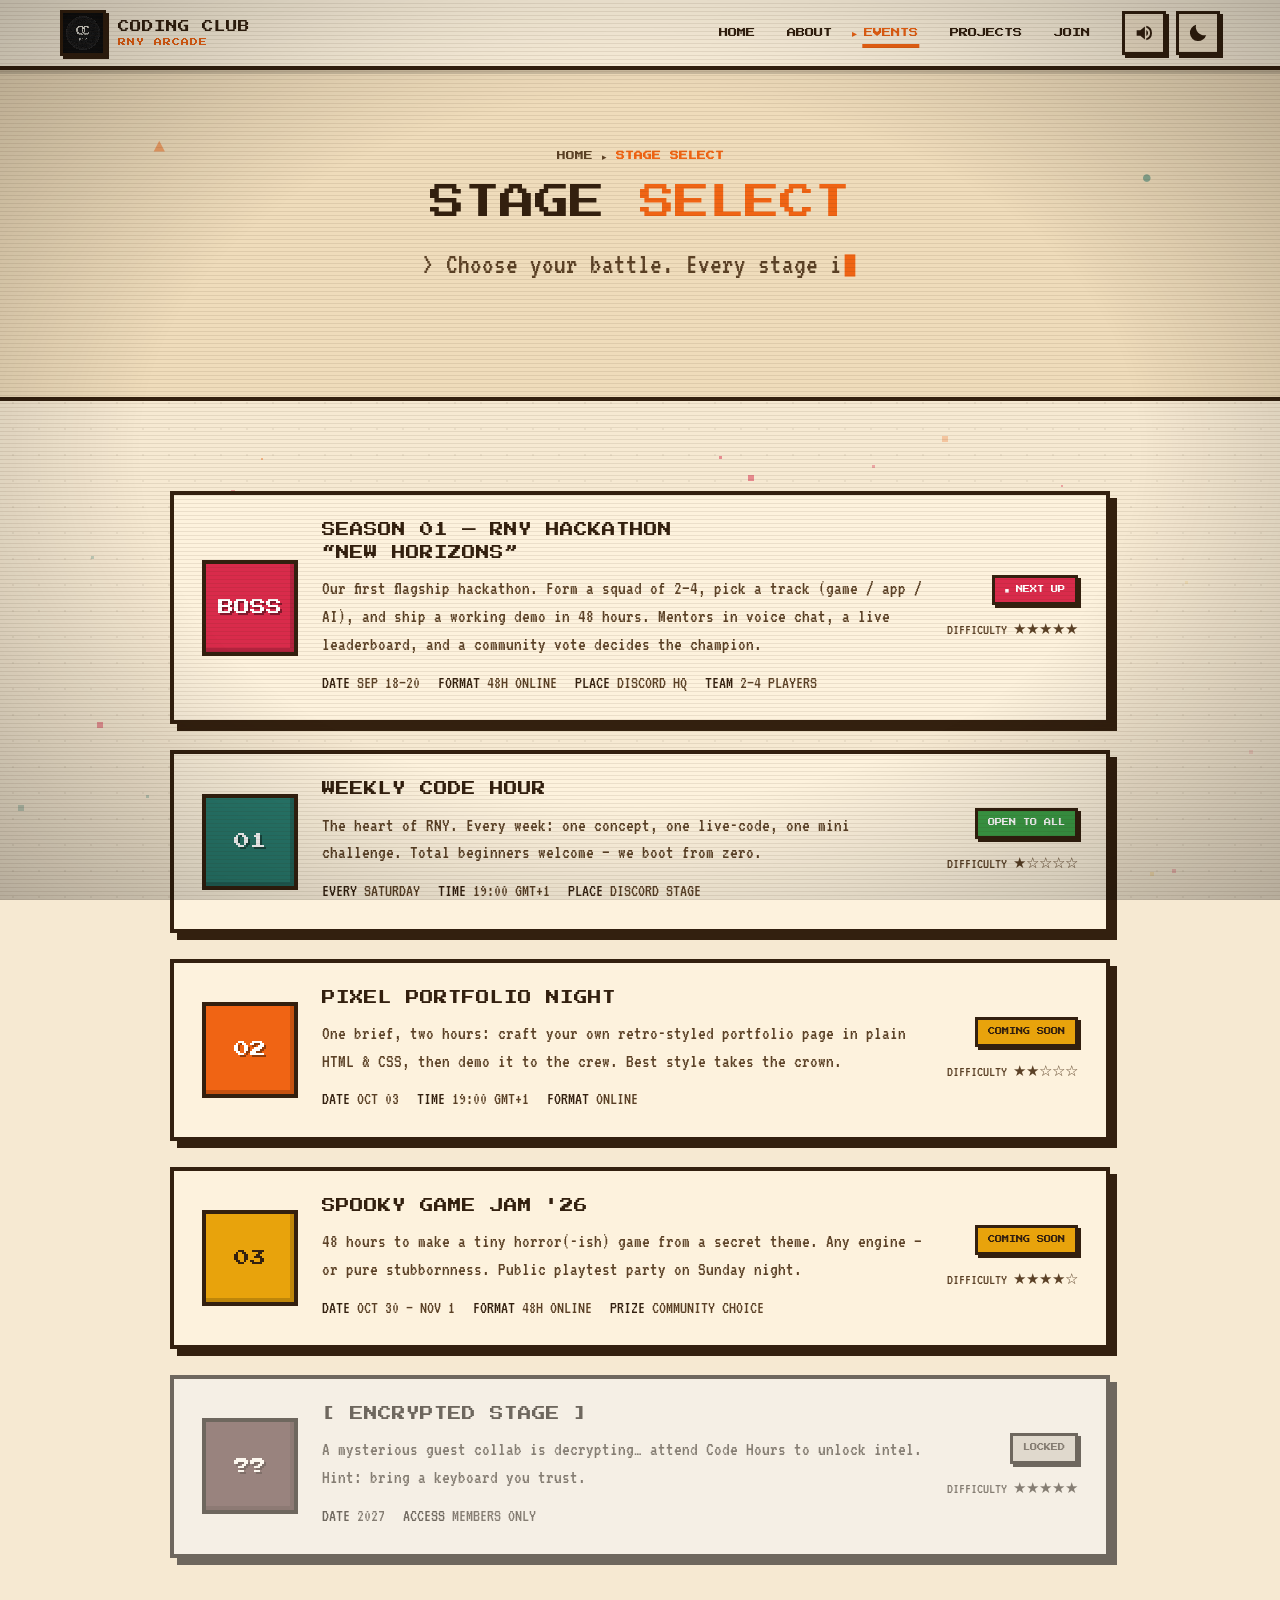
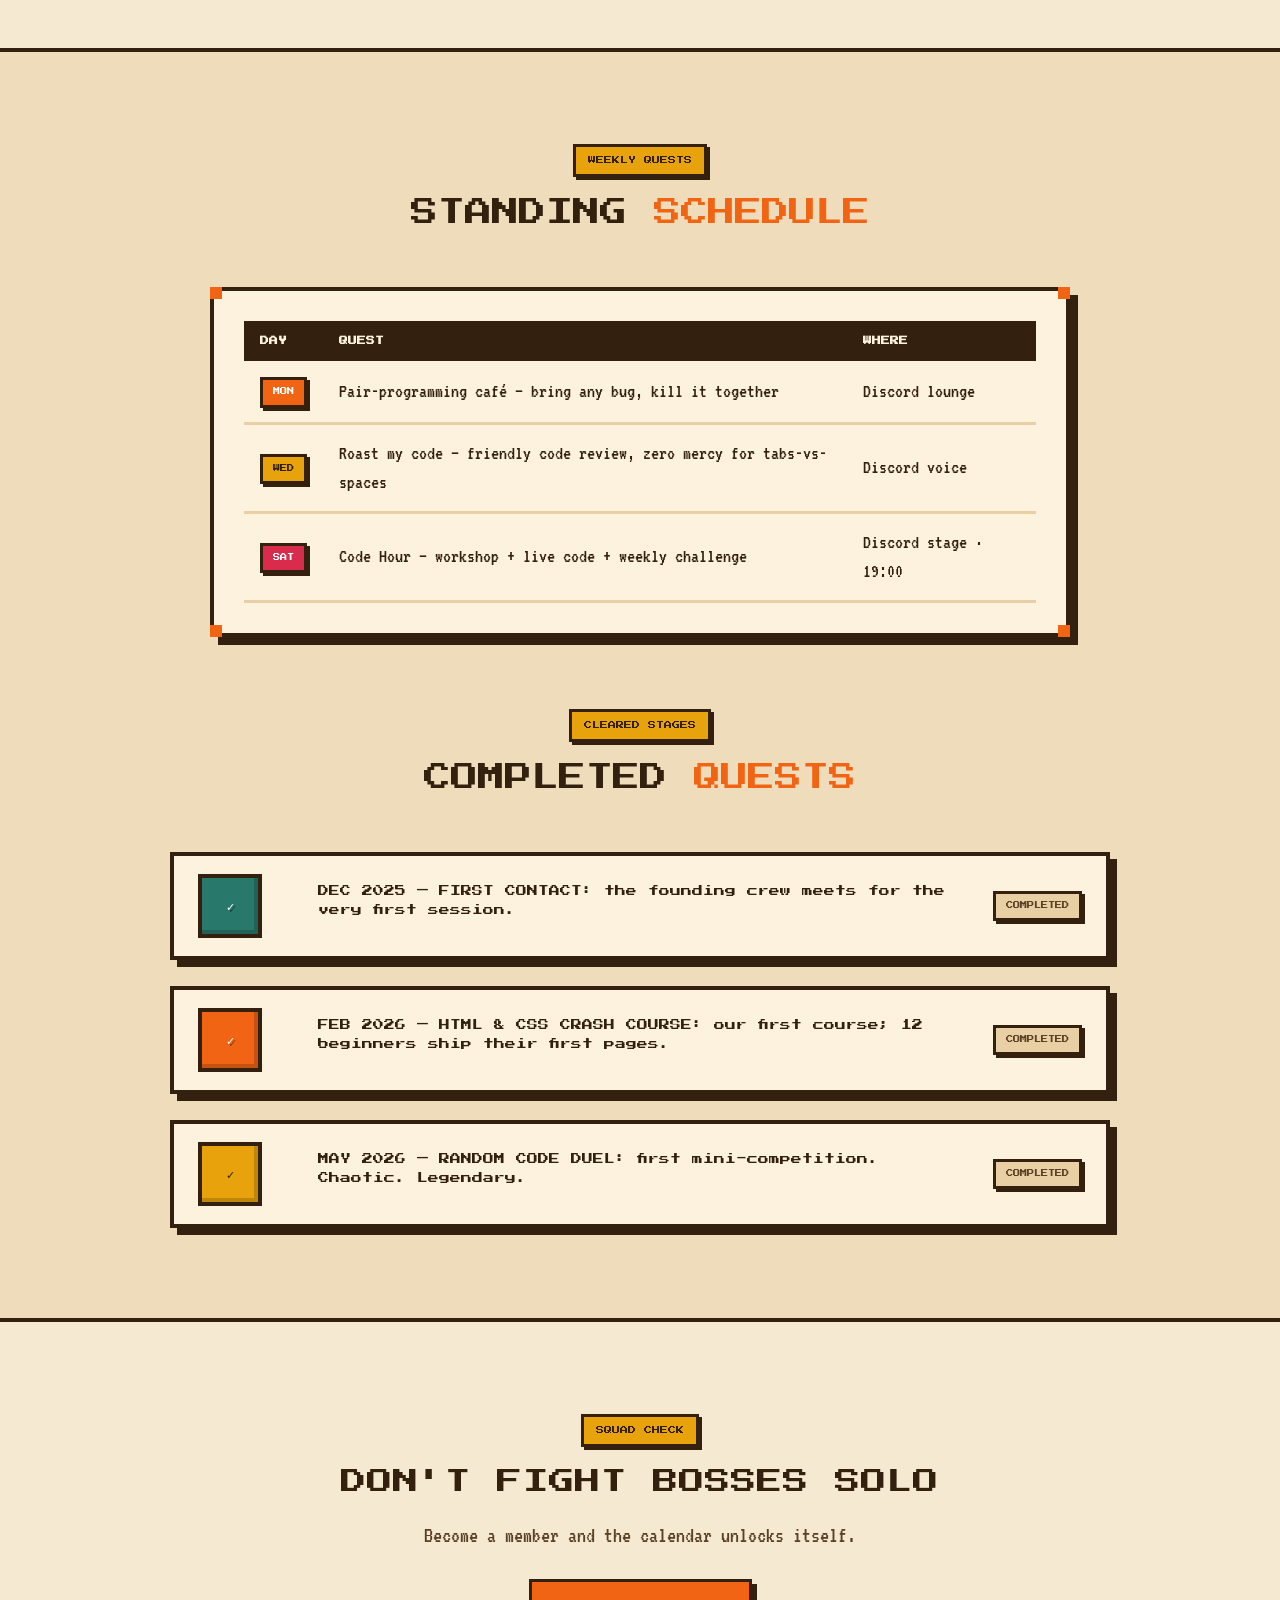
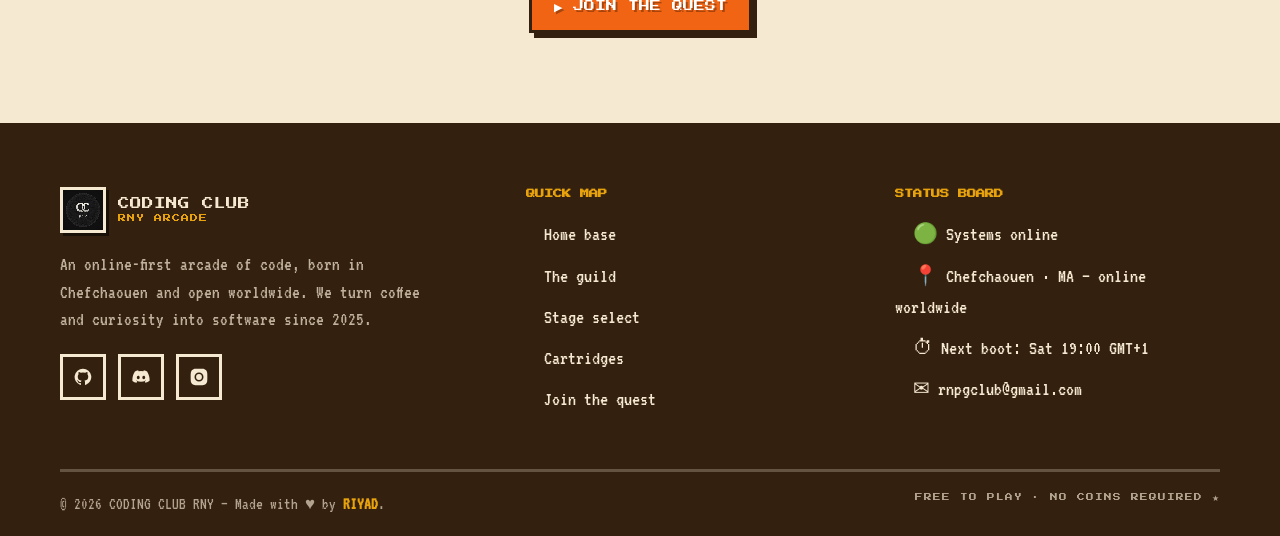
<file: events.html>
<!DOCTYPE html>
<html lang="en" data-theme="light">
<head>
<meta charset="UTF-8">
<meta name="viewport" content="width=device-width, initial-scale=1.0">
<title>Events — Coding Club RNY</title>
<meta name="description" content="Stage select: Season 01 hackathon, weekly Code Hours, game jams and challenges at Coding Club RNY — all online.">
<link rel="icon" type="image/png" href="logo.png">
<script>document.documentElement.dataset.theme = localStorage.getItem('rny_theme') || 'light';</script>
<link rel="stylesheet" href="style.css">
</head>
<body data-page="events">

<canvas id="bg-canvas" aria-hidden="true"></canvas>
<div class="crt" aria-hidden="true"></div>
<div id="wipe" aria-hidden="true"><i class="bar"></i><i class="bar"></i><i class="bar"></i><i class="bar"></i><i class="bar"></i><i class="bar"></i><i class="bar"></i></div>

<!-- NAV -->
<header class="nav">
  <div class="nav-inner">
    <a class="brand" href="index.html" aria-label="Coding Club RNY home">
      <img src="logo.png" alt="RNY logo">
      <span class="brand-txt">CODING CLUB<small>RNY ARCADE</small></span>
    </a>
    <nav class="nav-links" id="nav-links" aria-label="Main">
      <a class="nav-link" data-page="home" href="index.html">Home</a>
      <a class="nav-link" data-page="about" href="about.html">About</a>
      <a class="nav-link" data-page="events" href="events.html">Events</a>
      <a class="nav-link" data-page="projects" href="projects.html">Projects</a>
      <a class="nav-link" data-page="join" href="join.html">Join</a>
    </nav>
    <div class="nav-controls">
      <button class="icon-btn" id="sfx-btn" aria-label="Toggle sound effects">
        <svg class="ico-on" viewBox="0 0 24 24" aria-hidden="true"><path d="M4 9v6h4l5 4V5L8 9H4zm12.5 3a3.5 3.5 0 0 0-2-3.15v6.3a3.5 3.5 0 0 0 2-3.15zM14.5 4.2v2.1a6 6 0 0 1 0 11.4v2.1a8 8 0 0 0 0-15.6z"/></svg>
        <svg class="ico-off hidden" viewBox="0 0 24 24" aria-hidden="true"><path d="M16.5 12c0-1.77-1.02-3.29-2.5-4.03v2.21l2.45 2.45c.03-.2.05-.41.05-.63zm2.5 0c0 .94-.2 1.82-.54 2.64l1.51 1.51C20.63 14.91 21 13.5 21 12c0-4.28-2.99-7.86-7-8.77v2.06c2.89.86 5 3.54 5 6.71zM4.27 3L3 4.27 7.73 9H3v6h4l5 5v-6.73l4.25 4.25c-.67.52-1.42.93-2.25 1.18v2.06c1.38-.31 2.63-.95 3.69-1.81L19.73 21 21 19.73l-9-9L4.27 3zM12 4L9.91 6.09 12 8.18V4z"/></svg>
      </button>
      <button class="icon-btn" id="theme-btn" aria-label="Toggle dark mode">
        <svg class="moon" viewBox="0 0 24 24" aria-hidden="true"><path d="M20.9 14.1A9 9 0 0 1 9.9 3.1 9 9 0 1 0 20.9 14.1z"/></svg>
        <svg class="sun" viewBox="0 0 24 24" aria-hidden="true"><path d="M12 7a5 5 0 1 1 0 10 5 5 0 0 1 0-10zm0-2 1-3h-2l1 3zm0 16 1 3h-2l1-3zM5 12l-3 1v-2l3 1zm16 0 3 1v-2l-3 1zM7.8 7.8 5 5l1.4-1.4 2.8 2.8-1.4 1.4zM18.4 18.4l2.8 2.8-1.4 1.4-2.8-2.8 1.4-1.4zM16.2 7.8l2.8-2.8L20.4 5 17.6 7.8 16.2 7.8zM5.6 18.4l-2.8 2.8 1.4 1.4 2.8-2.8-1.4-1.4z"/></svg>
      </button>
      <button class="icon-btn hamburger" id="hamburger" aria-label="Open menu" aria-expanded="false">
        <svg viewBox="0 0 24 24" aria-hidden="true"><path d="M3 5h18v3H3zm0 5.5h18v3H3zM3 16h18v3H3z"/></svg>
      </button>
    </div>
  </div>
</header>

<main>

  <!-- PAGE HEAD -->
  <section class="page-head">
    <span class="float-deco" data-para="22" style="top:18%;left:12%;color:var(--accent);font-size:1.2rem;">▲</span>
    <span class="float-deco" data-para="14" style="top:28%;right:10%;color:var(--accent4);font-size:1.1rem;">●</span>
    <div class="wrap">
      <div class="crumbs"><a href="index.html">HOME</a> ▸ <b>STAGE SELECT</b></div>
      <h1>STAGE <span style="color:var(--accent)">SELECT</span></h1>
      <p class="hero-type center" data-type data-speed="34">&gt; Choose your battle. Every stage is online and free to enter.</p>
    </div>
  </section>

  <!-- STAGES -->
  <section class="section">
    <div class="wrap">
      <div class="stage-list">

        <!-- BOSS -->
        <article class="stage-row reveal">
          <div class="stage-badge sb-boss">BOSS</div>
          <div class="stage-body">
            <h3>SEASON 01 — RNY HACKATHON<br>“NEW HORIZONS”</h3>
            <p>Our first flagship hackathon. Form a squad of 2–4, pick a track (game / app / AI), and ship a working demo in 48 hours. Mentors in voice chat, a live leaderboard, and a community vote decides the champion.</p>
            <div class="stage-meta"><span><b>DATE</b> SEP 18–20</span><span><b>FORMAT</b> 48H ONLINE</span><span><b>PLACE</b> DISCORD HQ</span><span><b>TEAM</b> 2–4 PLAYERS</span></div>
          </div>
          <div class="stage-right">
            <span class="tag tag-live">■ Next up</span>
            <span class="diff-label">DIFFICULTY ★★★★★</span>
          </div>
        </article>

        <!-- STAGE 01 -->
        <article class="stage-row reveal">
          <div class="stage-badge sb-1">01</div>
          <div class="stage-body">
            <h3>WEEKLY CODE HOUR</h3>
            <p>The heart of RNY. Every week: one concept, one live-code, one mini challenge. Total beginners welcome — we boot from zero.</p>
            <div class="stage-meta"><span><b>EVERY</b> SATURDAY</span><span><b>TIME</b> 19:00 GMT+1</span><span><b>PLACE</b> DISCORD STAGE</span></div>
          </div>
          <div class="stage-right">
            <span class="tag tag-reg">Open to all</span>
            <span class="diff-label">DIFFICULTY ★☆☆☆☆</span>
          </div>
        </article>

        <!-- STAGE 02 -->
        <article class="stage-row reveal">
          <div class="stage-badge sb-2">02</div>
          <div class="stage-body">
            <h3>PIXEL PORTFOLIO NIGHT</h3>
            <p>One brief, two hours: craft your own retro-styled portfolio page in plain HTML &amp; CSS, then demo it to the crew. Best style takes the crown.</p>
            <div class="stage-meta"><span><b>DATE</b> OCT 03</span><span><b>TIME</b> 19:00 GMT+1</span><span><b>FORMAT</b> ONLINE</span></div>
          </div>
          <div class="stage-right">
            <span class="tag tag-soon">Coming soon</span>
            <span class="diff-label">DIFFICULTY ★★☆☆☆</span>
          </div>
        </article>

        <!-- STAGE 03 -->
        <article class="stage-row reveal">
          <div class="stage-badge sb-3">03</div>
          <div class="stage-body">
            <h3>SPOOKY GAME JAM '26</h3>
            <p>48 hours to make a tiny horror(-ish) game from a secret theme. Any engine — or pure stubbornness. Public playtest party on Sunday night.</p>
            <div class="stage-meta"><span><b>DATE</b> OCT 30 – NOV 1</span><span><b>FORMAT</b> 48H ONLINE</span><span><b>PRIZE</b> COMMUNITY CHOICE</span></div>
          </div>
          <div class="stage-right">
            <span class="tag tag-soon">Coming soon</span>
            <span class="diff-label">DIFFICULTY ★★★★☆</span>
          </div>
        </article>

        <!-- LOCKED -->
        <article class="stage-row locked reveal" aria-label="Secret stage">
          <div class="stage-badge sb-boss">??</div>
          <div class="stage-body">
            <h3>[ ENCRYPTED STAGE ]</h3>
            <p>A mysterious guest collab is decrypting… attend Code Hours to unlock intel. Hint: bring a keyboard you trust.</p>
            <div class="stage-meta"><span><b>DATE</b> 2027</span><span><b>ACCESS</b> MEMBERS ONLY</span></div>
          </div>
          <div class="stage-right">
            <span class="tag tag-done">Locked</span>
            <span class="diff-label">DIFFICULTY ★★★★★</span>
          </div>
        </article>

      </div>
    </div>
  </section>

  <!-- SCHEDULE + ARCHIVE -->
  <section class="section alt">
    <div class="wrap">
      <div class="section-head reveal">
        <span class="section-chip">WEEKLY QUESTS</span>
        <h2 class="section-title">STANDING <span class="accent">SCHEDULE</span></h2>
      </div>
      <div class="panel reveal" style="max-width:860px;margin-inline:auto;">
        <span class="corner tl"></span><span class="corner tr"></span><span class="corner bl"></span><span class="corner br"></span>
        <table class="schedule">
          <thead><tr><th>DAY</th><th>QUEST</th><th>WHERE</th></tr></thead>
          <tbody>
            <tr><td><span class="tag tiny" style="background:var(--accent);color:#fff;">MON</span></td><td>Pair-programming café — bring any bug, kill it together</td><td>Discord lounge</td></tr>
            <tr><td><span class="tag tiny" style="background:var(--accent3);color:var(--ink);">WED</span></td><td>Roast my code — friendly code review, zero mercy for tabs-vs-spaces</td><td>Discord voice</td></tr>
            <tr><td><span class="tag tiny" style="background:var(--accent2);color:#fff;">SAT</span></td><td>Code Hour — workshop + live code + weekly challenge</td><td>Discord stage · 19:00</td></tr>
          </tbody>
        </table>
      </div>

      <div class="section-head reveal" style="margin-top:70px;">
        <span class="section-chip">CLEARED STAGES</span>
        <h2 class="section-title">COMPLETED <span class="accent">QUESTS</span></h2>
      </div>
      <div class="stage-list">
        <div class="stage-row reveal" style="padding:18px 24px;">
          <div class="stage-badge sb-1" style="width:64px;height:64px;font-size:.7rem;">✓</div>
          <div class="stage-body">
            <h3 style="font-size:.68rem;">DEC 2025 — FIRST CONTACT: the founding crew meets for the very first session.</h3>
          </div>
          <div class="stage-right"><span class="tag tag-done">Completed</span></div>
        </div>
        <div class="stage-row reveal" style="padding:18px 24px;">
          <div class="stage-badge sb-2" style="width:64px;height:64px;font-size:.7rem;">✓</div>
          <div class="stage-body">
            <h3 style="font-size:.68rem;">FEB 2026 — HTML &amp; CSS CRASH COURSE: our first course; 12 beginners ship their first pages.</h3>
          </div>
          <div class="stage-right"><span class="tag tag-done">Completed</span></div>
        </div>
        <div class="stage-row reveal" style="padding:18px 24px;">
          <div class="stage-badge sb-3" style="width:64px;height:64px;font-size:.7rem;">✓</div>
          <div class="stage-body">
            <h3 style="font-size:.68rem;">MAY 2026 — RANDOM CODE DUEL: first mini-competition. Chaotic. Legendary.</h3>
          </div>
          <div class="stage-right"><span class="tag tag-done">Completed</span></div>
        </div>
      </div>
    </div>
  </section>

  <!-- CTA -->
  <section class="section">
    <div class="wrap cta-strip reveal">
      <span class="section-chip">SQUAD CHECK</span>
      <h2>DON'T FIGHT BOSSES <span class="accent">SOLO</span></h2>
      <p>Become a member and the calendar unlocks itself.</p>
      <a class="px-btn" href="join.html">▶ Join the quest</a>
    </div>
  </section>

</main>

<!-- FOOTER -->
<footer class="footer">
  <div class="wrap">
    <div class="footer-grid">
      <div>
        <a class="brand" href="index.html" style="margin-bottom:18px;">
          <img src="logo.png" alt="RNY logo">
          <span class="brand-txt">CODING CLUB<small>RNY ARCADE</small></span>
        </a>
        <p>An online-first arcade of code, born in Chefchaouen and open worldwide. We turn coffee and curiosity into software since 2025.</p>
        <div class="socials" style="margin-top:20px;">
          <a href="#" aria-label="GitHub"><svg viewBox="0 0 24 24"><path d="M12 2a10 10 0 0 0-3.2 19.5c.5.1.7-.2.7-.5v-1.7c-2.8.6-3.4-1.4-3.4-1.4-.4-1.2-1.1-1.5-1.1-1.5-.9-.6.1-.6.1-.6 1 .1 1.6 1 1.6 1 .9 1.6 2.4 1.1 3 .9.1-.7.3-1.1.6-1.4-2.2-.3-4.6-1.1-4.6-5 0-1.1.4-2 1-2.7-.1-.2-.4-1.3.1-2.6 0 0 .8-.3 2.7 1a9.4 9.4 0 0 1 5 0c1.9-1.3 2.7-1 2.7-1 .5 1.3.2 2.4.1 2.6.6.7 1 1.6 1 2.7 0 3.9-2.4 4.7-4.6 5 .4.3.7.9.7 1.9v2.8c0 .3.2.6.7.5A10 10 0 0 0 12 2z"/></svg></a>
          <a href="#" aria-label="Discord"><svg viewBox="0 0 24 24"><path d="M19.3 5.3A16 16 0 0 0 15.4 4l-.5 1a14 14 0 0 0-5.8 0L8.6 4a16 16 0 0 0-3.9 1.3C2.2 9.2 1.5 13 1.7 16.7A16 16 0 0 0 6.6 19l1-1.7a10 10 0 0 1-1.6-.8l.4-.3a11.3 11.3 0 0 0 11.2 0l.4.3-1.6.8 1 1.7a16 16 0 0 0 4.9-2.4c.3-4.4-1.2-8.4-3-11.3zM8.7 14.6c-1 0-1.7-.9-1.7-2s.7-2 1.7-2 1.8.9 1.7 2c0 1.1-.7 2-1.7 2zm6.6 0c-1 0-1.7-.9-1.7-2s.7-2 1.7-2 1.8.9 1.7 2c0 1.1-.7 2-1.7 2z"/></svg></a>
          <a href="https://instagram.com/codingclubrny" target="_blank" rel="noopener" aria-label="Instagram @codingclubrny"><svg viewBox="0 0 24 24"><path d="M12 2c2.7 0 3 0 4.1.1 1.1 0 1.9.2 2.5.5.7.3 1.2.6 1.7 1.1.5.5.8 1 1.1 1.7.3.6.5 1.4.5 2.5.1 1.1.1 1.4.1 4.1s0 3-.1 4.1c0 1.1-.2 1.9-.5 2.5a4.8 4.8 0 0 1-2.8 2.8c-.6.3-1.4.5-2.5.5-1.1.1-1.4.1-4.1.1s-3 0-4.1-.1c-1.1 0-1.9-.2-2.5-.5a4.8 4.8 0 0 1-2.8-2.8c-.3-.6-.5-1.4-.5-2.5C2 15 2 14.7 2 12s0-3 .1-4.1c0-1.1.2-1.9.5-2.5.3-.7.6-1.2 1.1-1.7.5-.5 1-.8 1.7-1.1.6-.3 1.4-.5 2.5-.5C9 2 9.3 2 12 2zm0 4.6a5.4 5.4 0 1 0 0 10.8 5.4 5.4 0 0 0 0-10.8zm0 8.9a3.5 3.5 0 1 1 0-7 3.5 3.5 0 0 1 0 7zm5.6-9a1.3 1.3 0 1 1 0-2.6 1.3 1.3 0 0 1 0 2.6z"/></svg></a>
        </div>
      </div>
      <div>
        <h5>QUICK MAP</h5>
        <ul>
          <li><a href="index.html">Home base</a></li>
          <li><a href="about.html">The guild</a></li>
          <li><a href="events.html">Stage select</a></li>
          <li><a href="projects.html">Cartridges</a></li>
          <li><a href="join.html">Join the quest</a></li>
        </ul>
      </div>
      <div>
        <h5>STATUS BOARD</h5>
        <ul>
          <li><a href="events.html">🟢 Systems online</a></li>
          <li><a href="#">📍 Chefchaouen · MA — online worldwide</a></li>
          <li><a href="events.html">⏱ Next boot: Sat 19:00 GMT+1</a></li>
          <li><a href="mailto:rnpgclub@gmail.com">✉ rnpgclub@gmail.com</a></li>
        </ul>
      </div>
    </div>
    <div class="footer-bottom">
      <span>© 2026 CODING CLUB RNY — Made with ♥ by <b style="color:var(--accent3)">RIYAD</b>.</span>
      <span class="pxf">FREE TO PLAY · NO COINS REQUIRED ★</span>
    </div>
  </div>
</footer>

<script src="app.js"></script>
</body>
</html>
</file>
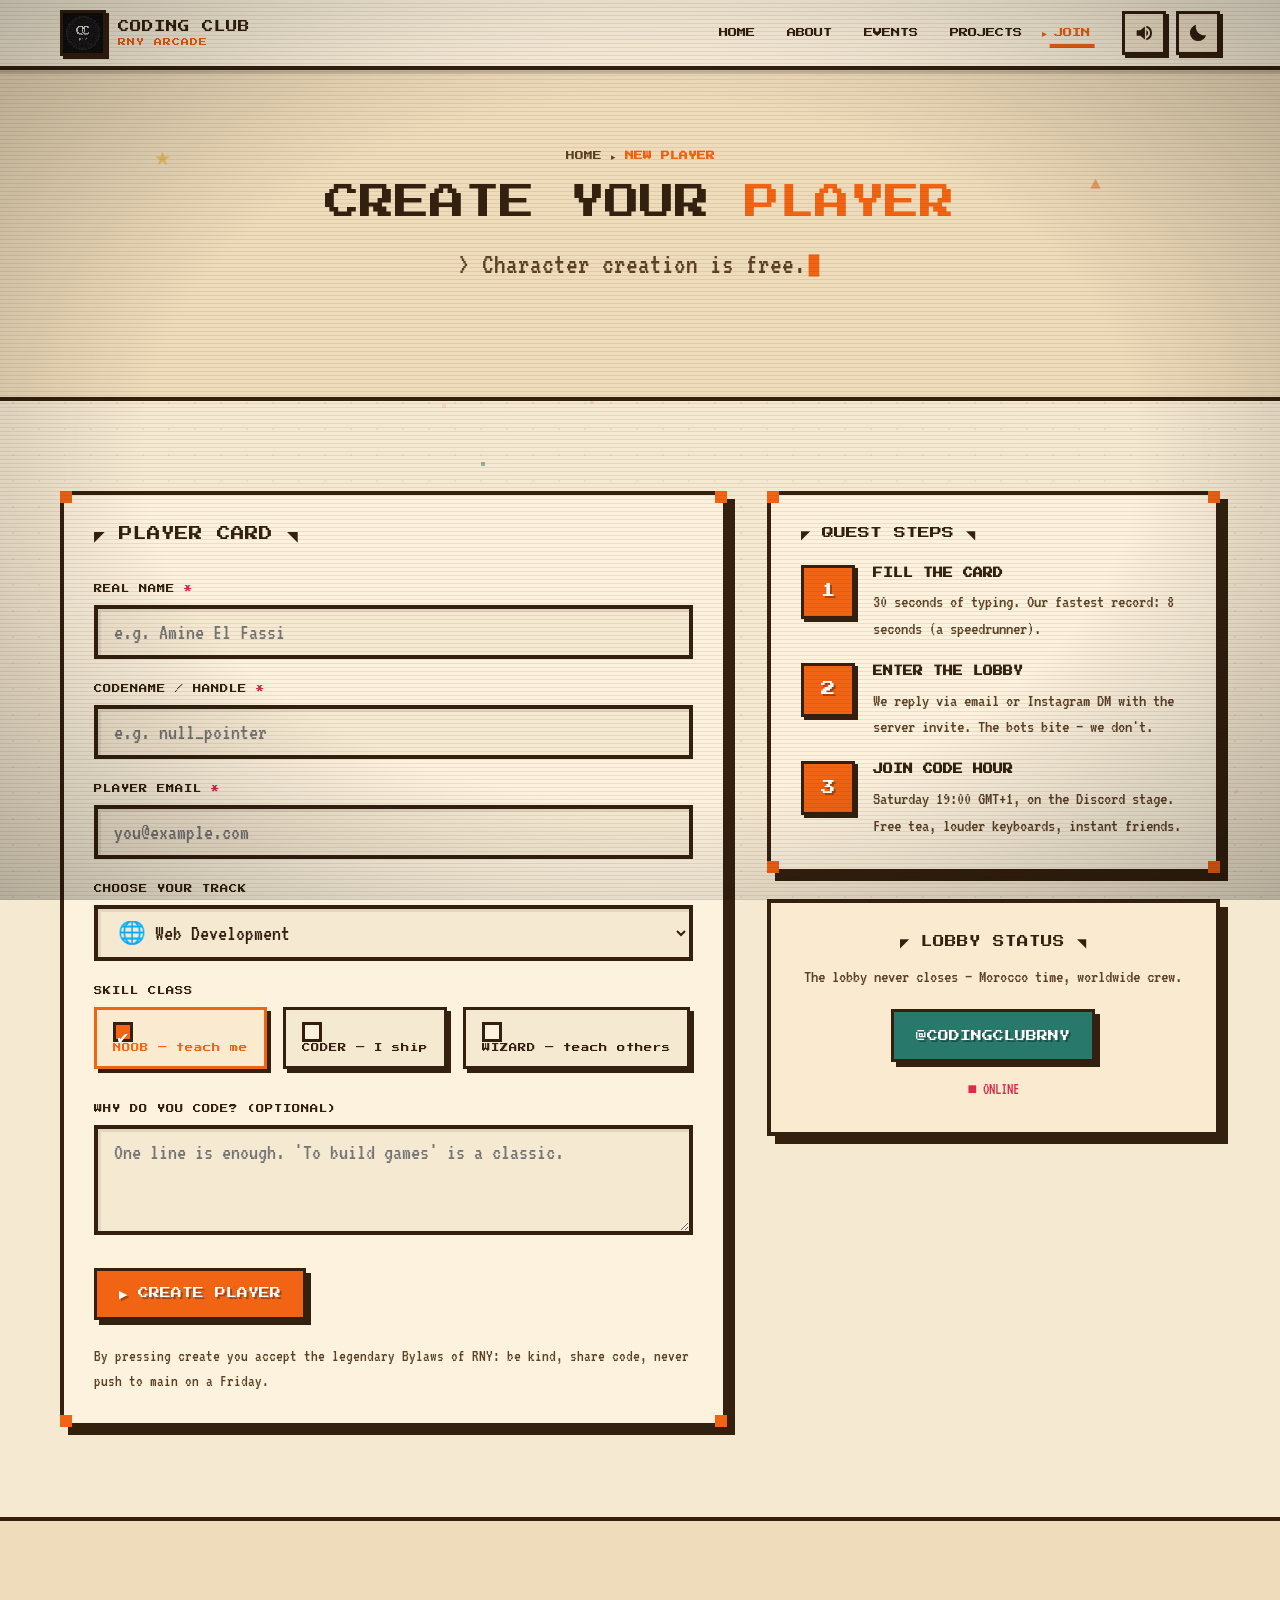
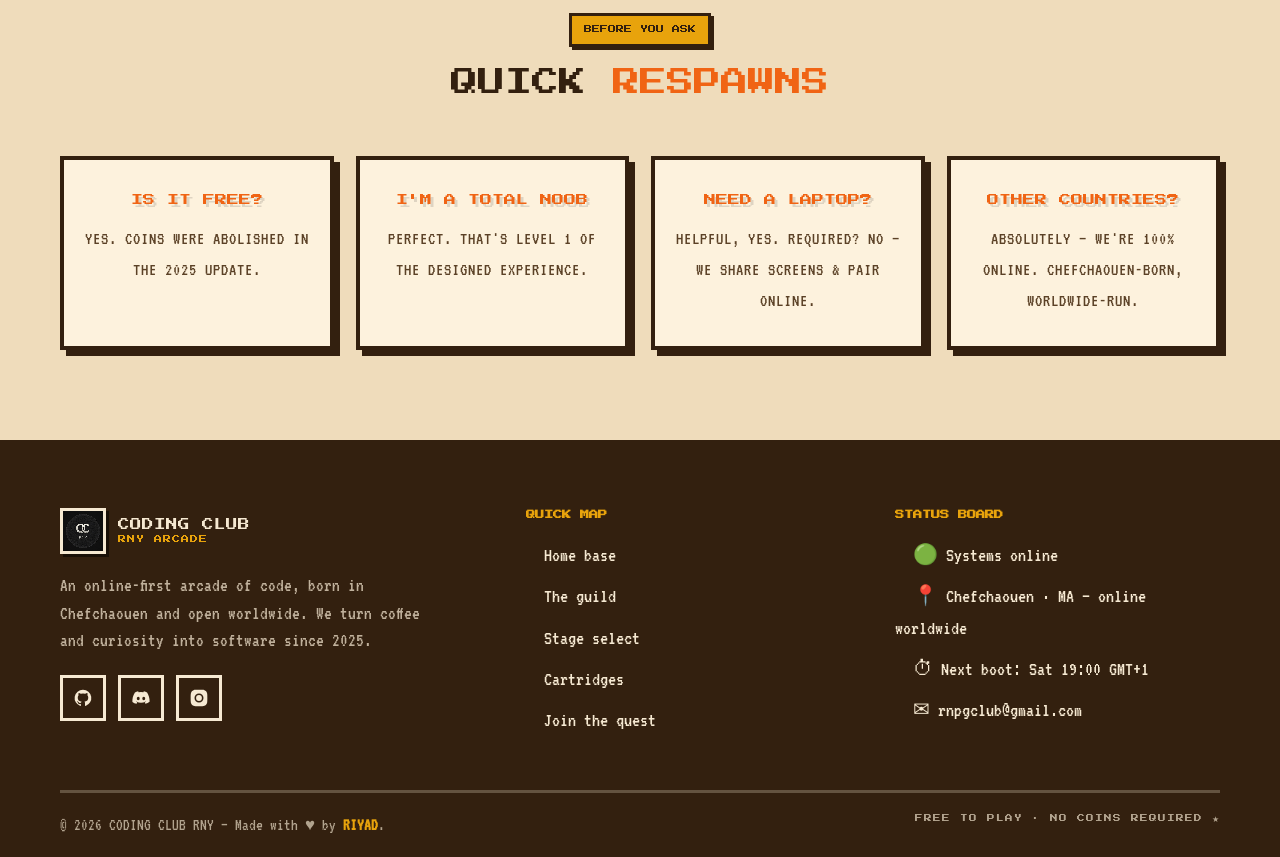
<file: join.html>
<!DOCTYPE html>
<html lang="en" data-theme="light">
<head>
<meta charset="UTF-8">
<meta name="viewport" content="width=device-width, initial-scale=1.0">
<title>Join — Coding Club RNY</title>
<meta name="description" content="Create your player: join Coding Club RNY — an online coding community born in Chefchaouen, open worldwide.">
<link rel="icon" type="image/png" href="logo.png">
<script>document.documentElement.dataset.theme = localStorage.getItem('rny_theme') || 'light';</script>
<link rel="stylesheet" href="style.css">
</head>
<body data-page="join">

<canvas id="bg-canvas" aria-hidden="true"></canvas>
<div class="crt" aria-hidden="true"></div>
<div id="wipe" aria-hidden="true"><i class="bar"></i><i class="bar"></i><i class="bar"></i><i class="bar"></i><i class="bar"></i><i class="bar"></i><i class="bar"></i></div>

<!-- NAV -->
<header class="nav">
  <div class="nav-inner">
    <a class="brand" href="index.html" aria-label="Coding Club RNY home">
      <img src="logo.png" alt="RNY logo">
      <span class="brand-txt">CODING CLUB<small>RNY ARCADE</small></span>
    </a>
    <nav class="nav-links" id="nav-links" aria-label="Main">
      <a class="nav-link" data-page="home" href="index.html">Home</a>
      <a class="nav-link" data-page="about" href="about.html">About</a>
      <a class="nav-link" data-page="events" href="events.html">Events</a>
      <a class="nav-link" data-page="projects" href="projects.html">Projects</a>
      <a class="nav-link" data-page="join" href="join.html">Join</a>
    </nav>
    <div class="nav-controls">
      <button class="icon-btn" id="sfx-btn" aria-label="Toggle sound effects">
        <svg class="ico-on" viewBox="0 0 24 24" aria-hidden="true"><path d="M4 9v6h4l5 4V5L8 9H4zm12.5 3a3.5 3.5 0 0 0-2-3.15v6.3a3.5 3.5 0 0 0 2-3.15zM14.5 4.2v2.1a6 6 0 0 1 0 11.4v2.1a8 8 0 0 0 0-15.6z"/></svg>
        <svg class="ico-off hidden" viewBox="0 0 24 24" aria-hidden="true"><path d="M16.5 12c0-1.77-1.02-3.29-2.5-4.03v2.21l2.45 2.45c.03-.2.05-.41.05-.63zm2.5 0c0 .94-.2 1.82-.54 2.64l1.51 1.51C20.63 14.91 21 13.5 21 12c0-4.28-2.99-7.86-7-8.77v2.06c2.89.86 5 3.54 5 6.71zM4.27 3L3 4.27 7.73 9H3v6h4l5 5v-6.73l4.25 4.25c-.67.52-1.42.93-2.25 1.18v2.06c1.38-.31 2.63-.95 3.69-1.81L19.73 21 21 19.73l-9-9L4.27 3zM12 4L9.91 6.09 12 8.18V4z"/></svg>
      </button>
      <button class="icon-btn" id="theme-btn" aria-label="Toggle dark mode">
        <svg class="moon" viewBox="0 0 24 24" aria-hidden="true"><path d="M20.9 14.1A9 9 0 0 1 9.9 3.1 9 9 0 1 0 20.9 14.1z"/></svg>
        <svg class="sun" viewBox="0 0 24 24" aria-hidden="true"><path d="M12 7a5 5 0 1 1 0 10 5 5 0 0 1 0-10zm0-2 1-3h-2l1 3zm0 16 1 3h-2l1-3zM5 12l-3 1v-2l3 1zm16 0 3 1v-2l-3 1zM7.8 7.8 5 5l1.4-1.4 2.8 2.8-1.4 1.4zM18.4 18.4l2.8 2.8-1.4 1.4-2.8-2.8 1.4-1.4zM16.2 7.8l2.8-2.8L20.4 5 17.6 7.8 16.2 7.8zM5.6 18.4l-2.8 2.8 1.4 1.4 2.8-2.8-1.4-1.4z"/></svg>
      </button>
      <button class="icon-btn hamburger" id="hamburger" aria-label="Open menu" aria-expanded="false">
        <svg viewBox="0 0 24 24" aria-hidden="true"><path d="M3 5h18v3H3zm0 5.5h18v3H3zM3 16h18v3H3z"/></svg>
      </button>
    </div>
  </div>
</header>

<main>

  <!-- PAGE HEAD -->
  <section class="page-head">
    <span class="float-deco" data-para="20" style="top:22%;left:12%;color:var(--accent3);font-size:1.2rem;">★</span>
    <span class="float-deco" data-para="16" style="top:30%;right:14%;color:var(--accent);font-size:1.1rem;">▲</span>
    <div class="wrap">
      <div class="crumbs"><a href="index.html">HOME</a> ▸ <b>NEW PLAYER</b></div>
      <h1>CREATE YOUR <span style="color:var(--accent)">PLAYER</span></h1>
      <p class="hero-type center" data-type data-speed="34">&gt; Character creation is free. Regret is not in this build.</p>
    </div>
  </section>

  <!-- JOIN -->
  <section class="section">
    <div class="wrap">
      <div class="join-grid">

        <!-- FORM PANEL -->
        <div class="panel reveal">
          <span class="corner tl"></span><span class="corner tr"></span><span class="corner bl"></span><span class="corner br"></span>

          <form id="join-form" class="pixel-form" novalidate>
            <h2 class="section-title" style="font-size:.85rem;">◤ PLAYER CARD ◥</h2>

            <div class="field">
              <label for="f-name">REAL NAME <span class="req">*</span></label>
              <input class="px-input" id="f-name" name="name" type="text" placeholder="e.g. Amine El Fassi" required>
              <div class="field-err" id="err-f-name">▲ Player needs a name!</div>
            </div>

            <div class="field">
              <label for="f-nick">CODENAME / HANDLE <span class="req">*</span></label>
              <input class="px-input" id="f-nick" name="nick" type="text" placeholder="e.g. null_pointer" required>
              <div class="field-err" id="err-f-nick">▲ Pick a codename, hero.</div>
            </div>

            <div class="field">
              <label for="f-email">PLAYER EMAIL <span class="req">*</span></label>
              <input class="px-input" id="f-email" name="email" type="email" placeholder="you@example.com" required>
              <div class="field-err" id="err-f-email">▲ That email looks corrupt.</div>
            </div>

            <div class="field">
              <label for="f-track">CHOOSE YOUR TRACK</label>
              <select class="px-select" id="f-track" name="track">
                <option>🌐 Web Development</option>
                <option>🤖 AI &amp; Machine Learning</option>
                <option>🎮 Game Dev</option>
                <option>📱 Mobile Apps</option>
                <option>🧮 Algorithms &amp; CP</option>
                <option>🎨 Pixel &amp; UI Art</option>
              </select>
            </div>

            <div class="field">
              <label>SKILL CLASS</label>
              <div class="option-row">
                <label class="px-option"><input type="radio" name="level" value="noob" checked><span class="box">✔</span><span>NOOB — teach me</span></label>
                <label class="px-option"><input type="radio" name="level" value="coder"><span class="box">✔</span><span>CODER — I ship</span></label>
                <label class="px-option"><input type="radio" name="level" value="wizard"><span class="box">✔</span><span>WIZARD — teach others</span></label>
              </div>
            </div>

            <div class="field">
              <label for="f-why">WHY DO YOU CODE? (OPTIONAL)</label>
              <textarea class="px-input" id="f-why" name="why" placeholder="One line is enough. 'To build games' is a classic."></textarea>
            </div>

            <button class="px-btn" type="submit" style="align-self:flex-start;">▶ Create player</button>
            <p style="font-size:1.05rem;color:var(--ink-soft);">By pressing create you accept the legendary Bylaws of RNY: be kind, share code, never push to main on a Friday.</p>
          </form>

          <!-- SUCCESS -->
          <div id="join-success">
            <img class="join-success-logo" src="logo.png" alt="RNY crest">
            <h3>PLAYER CREATED!<br>WELCOME, <span id="join-name-out">PLAYER 1</span></h3>
            <p style="color:var(--ink-soft);margin-bottom:8px;">Your request is saved. Riyad or Noussair will ping you soon.</p>
            <p style="color:var(--ink-soft);margin-bottom:26px;">Next objective: say hi on <a href="https://instagram.com/codingclubrny" target="_blank" rel="noopener"><b>Instagram @codingclubrny</b></a> or mail <a href="mailto:rnpgclub@gmail.com"><b>rnpgclub@gmail.com</b></a>.</p>
            <div style="display:flex;gap:16px;justify-content:center;flex-wrap:wrap;">
              <a class="px-btn gold" href="https://instagram.com/codingclubrny" target="_blank" rel="noopener">DM us on Instagram</a>
              <a class="px-btn ghost" href="events.html">See first stage</a>
            </div>
          </div>
        </div>

        <!-- SIDE -->
        <aside class="join-side">
          <div class="panel reveal" data-delay="1">
            <span class="corner tl"></span><span class="corner tr"></span><span class="corner bl"></span><span class="corner br"></span>
            <h2 class="section-title" style="font-size:.75rem;margin-bottom:22px;">◤ QUEST STEPS ◥</h2>
            <div class="step-card" style="margin-bottom:20px;">
              <div class="step-num">1</div>
              <div><h4>FILL THE CARD</h4><p>30 seconds of typing. Our fastest record: 8 seconds (a speedrunner).</p></div>
            </div>
            <div class="step-card" style="margin-bottom:20px;">
              <div class="step-num">2</div>
              <div><h4>ENTER THE LOBBY</h4><p>We reply via email or Instagram DM with the server invite. The bots bite — we don't.</p></div>
            </div>
            <div class="step-card">
              <div class="step-num">3</div>
              <div><h4>JOIN CODE HOUR</h4><p>Saturday 19:00 GMT+1, on the Discord stage. Free tea, louder keyboards, instant friends.</p></div>
            </div>
          </div>

          <div class="panel reveal" data-delay="2" style="text-align:center;background:var(--panel-2);">
            <h2 class="section-title" style="font-size:.72rem;margin-bottom:14px;">◤ LOBBY STATUS ◥</h2>
            <p style="color:var(--ink-soft);font-size:1.15rem;margin-bottom:18px;">The lobby never closes — Morocco time, worldwide crew.</p>
            <a class="px-btn teal" href="https://instagram.com/codingclubrny" target="_blank" rel="noopener">@codingclubrny</a>
            <p class="blink-slow" style="margin-top:16px;font-size:1rem;color:var(--accent2);">■ ONLINE</p>
          </div>
        </aside>

      </div>
    </div>
  </section>

  <!-- FAQ STRIP -->
  <section class="section alt">
    <div class="wrap">
      <div class="section-head reveal">
        <span class="section-chip">BEFORE YOU ASK</span>
        <h2 class="section-title">QUICK <span class="accent">RESPAWNS</span></h2>
      </div>
      <div class="stats-grid">
        <div class="stat reveal"><span class="stat-num" style="font-size:.75rem;line-height:1.8;">IS IT FREE?</span><span class="stat-label">Yes. Coins were abolished in the 2025 update.</span></div>
        <div class="stat reveal" data-delay="1"><span class="stat-num" style="font-size:.75rem;line-height:1.8;">I'M A TOTAL NOOB</span><span class="stat-label">Perfect. That's level 1 of the designed experience.</span></div>
        <div class="stat reveal" data-delay="2"><span class="stat-num" style="font-size:.75rem;line-height:1.8;">NEED A LAPTOP?</span><span class="stat-label">Helpful, yes. Required? No — we share screens &amp; pair online.</span></div>
        <div class="stat reveal" data-delay="3"><span class="stat-num" style="font-size:.75rem;line-height:1.8;">OTHER COUNTRIES?</span><span class="stat-label">Absolutely — we're 100% online. Chefchaouen-born, worldwide-run.</span></div>
      </div>
    </div>
  </section>

</main>

<!-- FOOTER -->
<footer class="footer">
  <div class="wrap">
    <div class="footer-grid">
      <div>
        <a class="brand" href="index.html" style="margin-bottom:18px;">
          <img src="logo.png" alt="RNY logo">
          <span class="brand-txt">CODING CLUB<small>RNY ARCADE</small></span>
        </a>
        <p>An online-first arcade of code, born in Chefchaouen and open worldwide. We turn coffee and curiosity into software since 2025.</p>
        <div class="socials" style="margin-top:20px;">
          <a href="#" aria-label="GitHub"><svg viewBox="0 0 24 24"><path d="M12 2a10 10 0 0 0-3.2 19.5c.5.1.7-.2.7-.5v-1.7c-2.8.6-3.4-1.4-3.4-1.4-.4-1.2-1.1-1.5-1.1-1.5-.9-.6.1-.6.1-.6 1 .1 1.6 1 1.6 1 .9 1.6 2.4 1.1 3 .9.1-.7.3-1.1.6-1.4-2.2-.3-4.6-1.1-4.6-5 0-1.1.4-2 1-2.7-.1-.2-.4-1.3.1-2.6 0 0 .8-.3 2.7 1a9.4 9.4 0 0 1 5 0c1.9-1.3 2.7-1 2.7-1 .5 1.3.2 2.4.1 2.6.6.7 1 1.6 1 2.7 0 3.9-2.4 4.7-4.6 5 .4.3.7.9.7 1.9v2.8c0 .3.2.6.7.5A10 10 0 0 0 12 2z"/></svg></a>
          <a href="#" aria-label="Discord"><svg viewBox="0 0 24 24"><path d="M19.3 5.3A16 16 0 0 0 15.4 4l-.5 1a14 14 0 0 0-5.8 0L8.6 4a16 16 0 0 0-3.9 1.3C2.2 9.2 1.5 13 1.7 16.7A16 16 0 0 0 6.6 19l1-1.7a10 10 0 0 1-1.6-.8l.4-.3a11.3 11.3 0 0 0 11.2 0l.4.3-1.6.8 1 1.7a16 16 0 0 0 4.9-2.4c.3-4.4-1.2-8.4-3-11.3zM8.7 14.6c-1 0-1.7-.9-1.7-2s.7-2 1.7-2 1.8.9 1.7 2c0 1.1-.7 2-1.7 2zm6.6 0c-1 0-1.7-.9-1.7-2s.7-2 1.7-2 1.8.9 1.7 2c0 1.1-.7 2-1.7 2z"/></svg></a>
          <a href="https://instagram.com/codingclubrny" target="_blank" rel="noopener" aria-label="Instagram @codingclubrny"><svg viewBox="0 0 24 24"><path d="M12 2c2.7 0 3 0 4.1.1 1.1 0 1.9.2 2.5.5.7.3 1.2.6 1.7 1.1.5.5.8 1 1.1 1.7.3.6.5 1.4.5 2.5.1 1.1.1 1.4.1 4.1s0 3-.1 4.1c0 1.1-.2 1.9-.5 2.5a4.8 4.8 0 0 1-2.8 2.8c-.6.3-1.4.5-2.5.5-1.1.1-1.4.1-4.1.1s-3 0-4.1-.1c-1.1 0-1.9-.2-2.5-.5a4.8 4.8 0 0 1-2.8-2.8c-.3-.6-.5-1.4-.5-2.5C2 15 2 14.7 2 12s0-3 .1-4.1c0-1.1.2-1.9.5-2.5.3-.7.6-1.2 1.1-1.7.5-.5 1-.8 1.7-1.1.6-.3 1.4-.5 2.5-.5C9 2 9.3 2 12 2zm0 4.6a5.4 5.4 0 1 0 0 10.8 5.4 5.4 0 0 0 0-10.8zm0 8.9a3.5 3.5 0 1 1 0-7 3.5 3.5 0 0 1 0 7zm5.6-9a1.3 1.3 0 1 1 0-2.6 1.3 1.3 0 0 1 0 2.6z"/></svg></a>
        </div>
      </div>
      <div>
        <h5>QUICK MAP</h5>
        <ul>
          <li><a href="index.html">Home base</a></li>
          <li><a href="about.html">The guild</a></li>
          <li><a href="events.html">Stage select</a></li>
          <li><a href="projects.html">Cartridges</a></li>
          <li><a href="join.html">Join the quest</a></li>
        </ul>
      </div>
      <div>
        <h5>STATUS BOARD</h5>
        <ul>
          <li><a href="events.html">🟢 Systems online</a></li>
          <li><a href="#">📍 Chefchaouen · MA — online worldwide</a></li>
          <li><a href="events.html">⏱ Next boot: Sat 19:00 GMT+1</a></li>
          <li><a href="mailto:rnpgclub@gmail.com">✉ rnpgclub@gmail.com</a></li>
        </ul>
      </div>
    </div>
    <div class="footer-bottom">
      <span>© 2026 CODING CLUB RNY — Made with ♥ by <b style="color:var(--accent3)">RIYAD</b>.</span>
      <span class="pxf">FREE TO PLAY · NO COINS REQUIRED ★</span>
    </div>
  </div>
</footer>

<script src="app.js"></script>
</body>
</html>
</file>
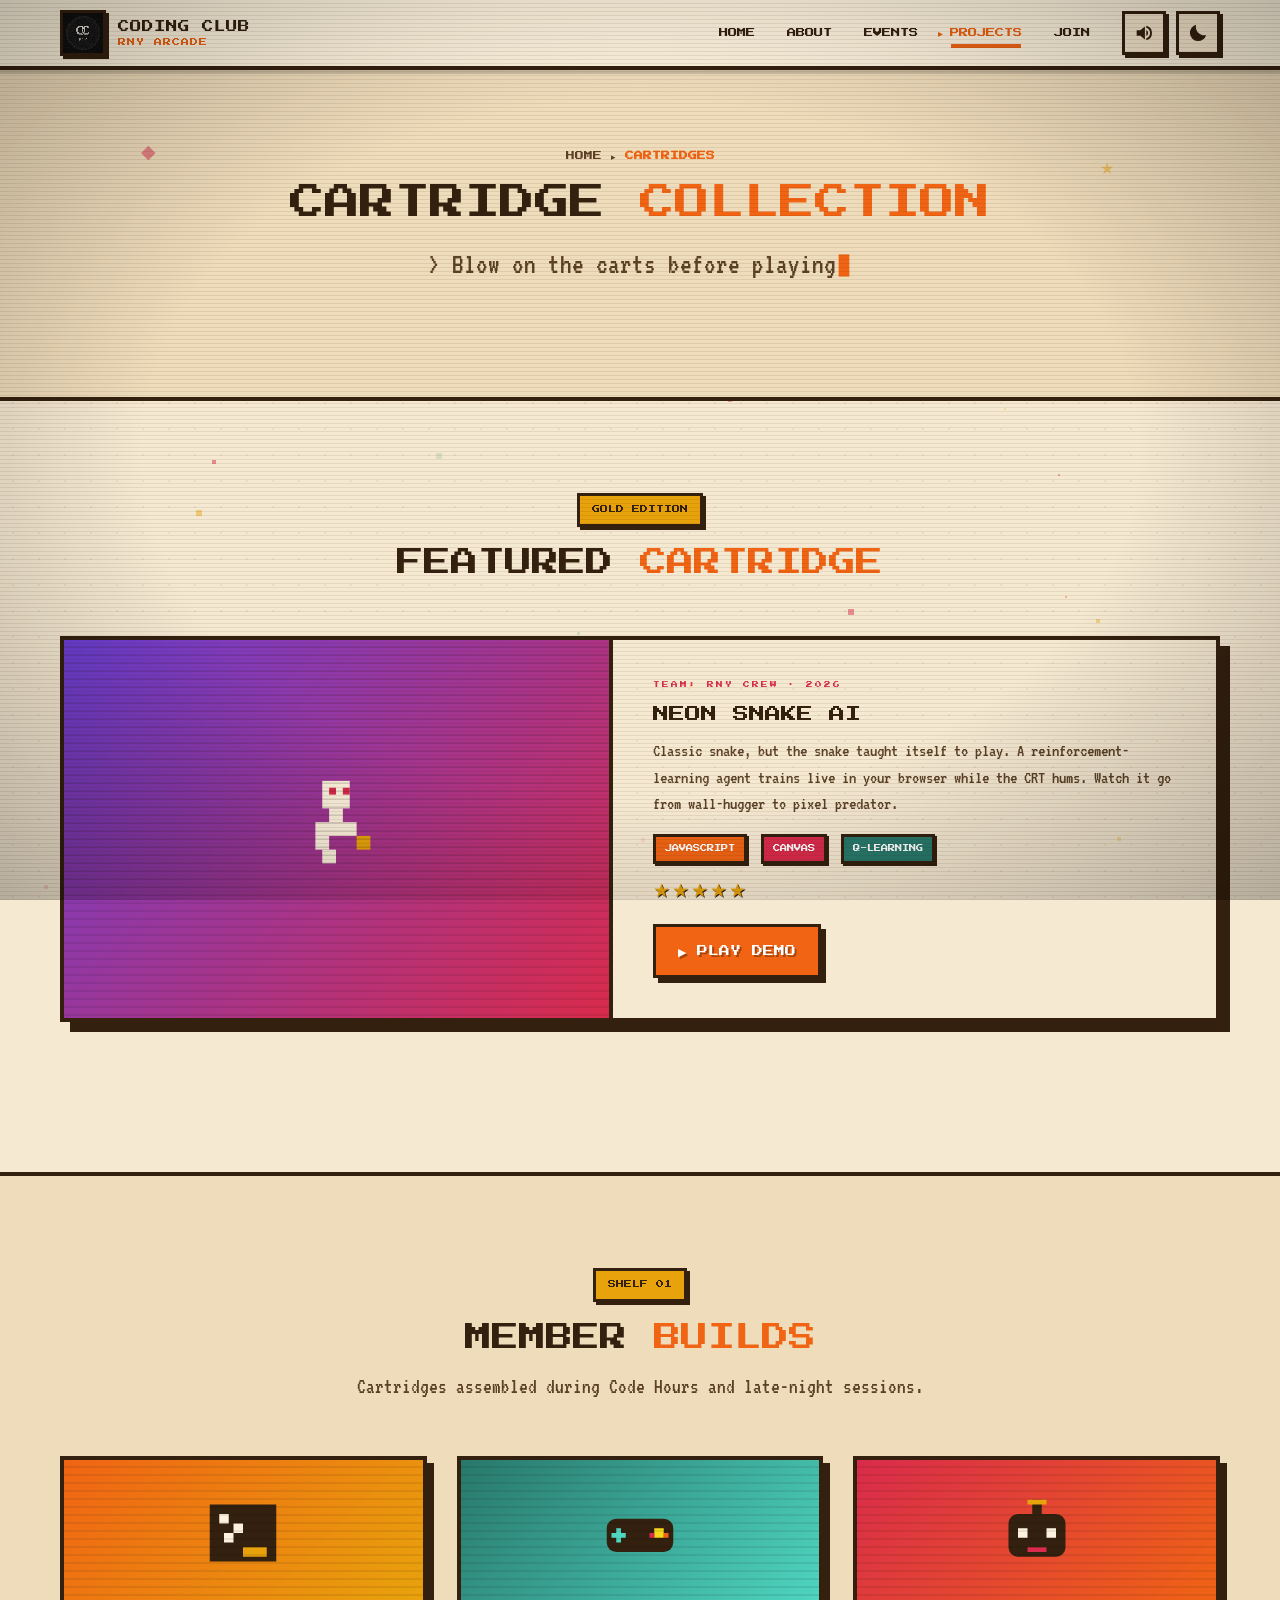
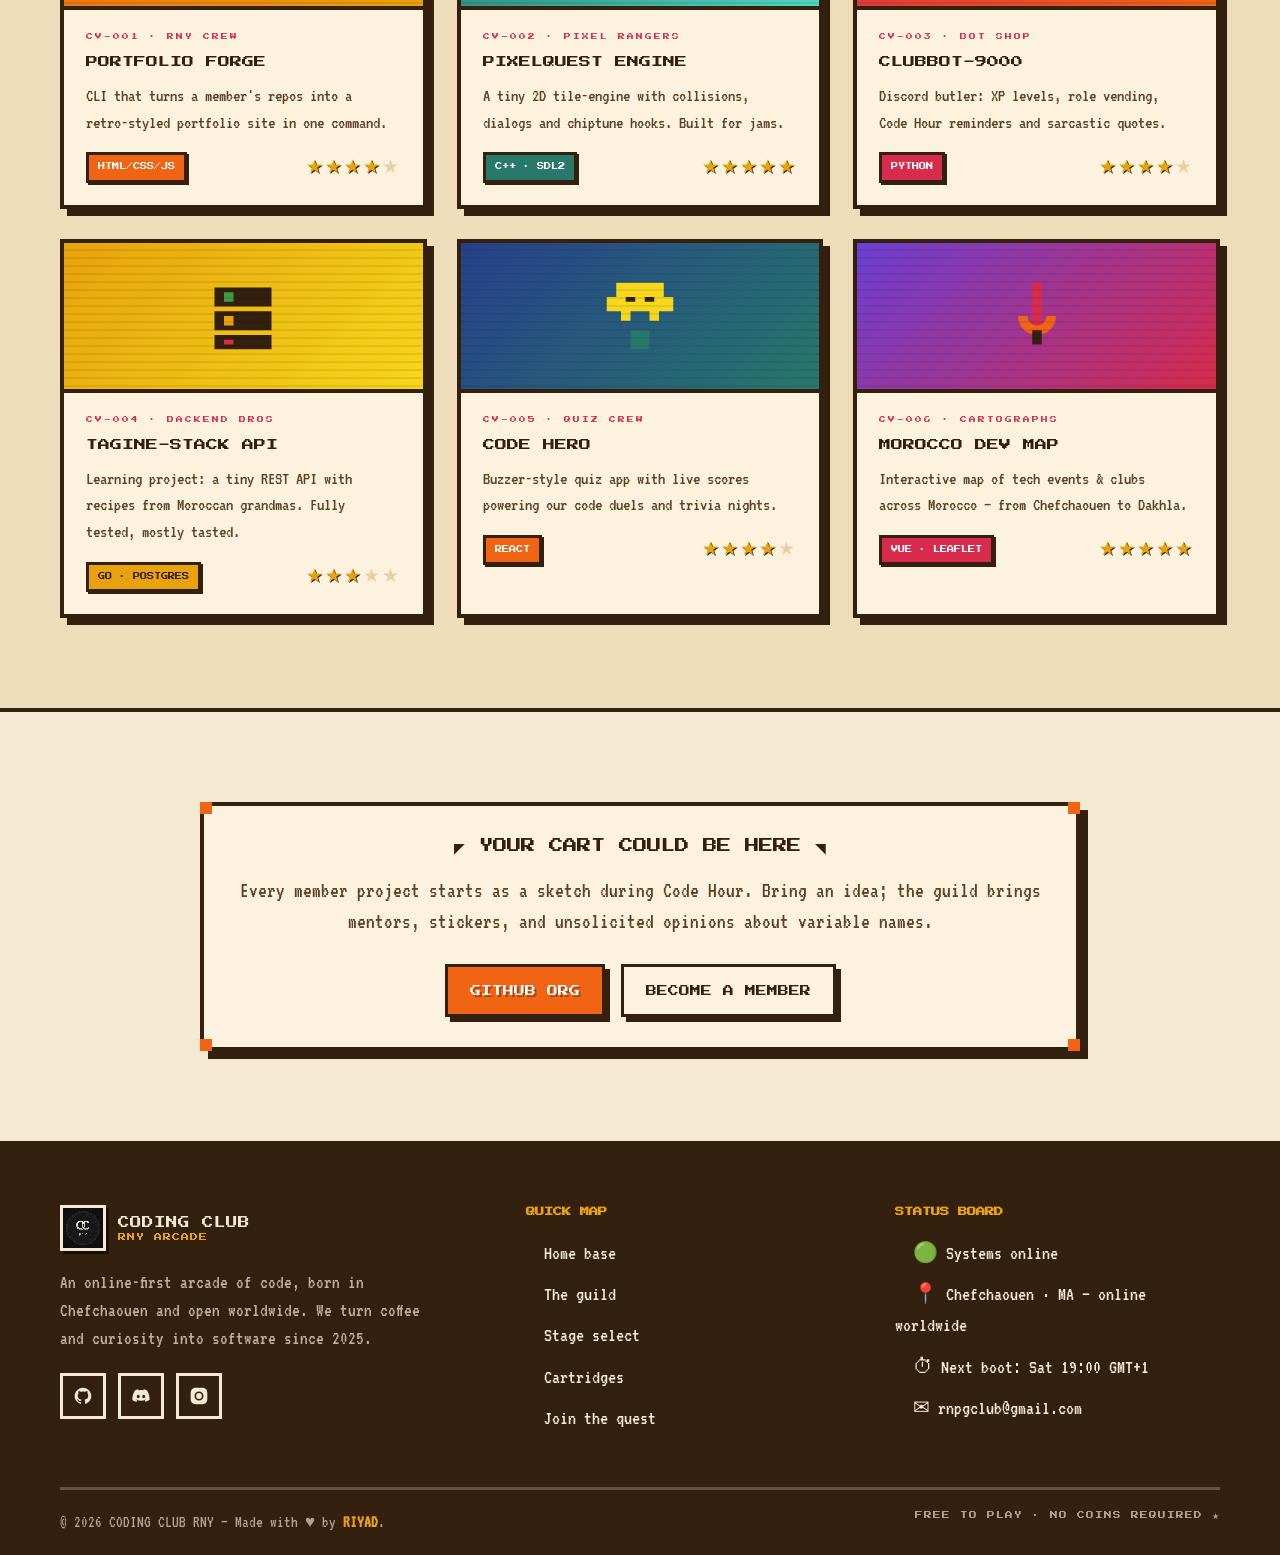
<file: projects.html>
<!DOCTYPE html>
<html lang="en" data-theme="light">
<head>
<meta charset="UTF-8">
<meta name="viewport" content="width=device-width, initial-scale=1.0">
<title>Projects — Coding Club RNY</title>
<meta name="description" content="Cartridges: games, bots and tools built by Coding Club RNY members.">
<link rel="icon" type="image/png" href="logo.png">
<script>document.documentElement.dataset.theme = localStorage.getItem('rny_theme') || 'light';</script>
<link rel="stylesheet" href="style.css">
</head>
<body data-page="projects">

<canvas id="bg-canvas" aria-hidden="true"></canvas>
<div class="crt" aria-hidden="true"></div>
<div id="wipe" aria-hidden="true"><i class="bar"></i><i class="bar"></i><i class="bar"></i><i class="bar"></i><i class="bar"></i><i class="bar"></i><i class="bar"></i></div>

<!-- NAV -->
<header class="nav">
  <div class="nav-inner">
    <a class="brand" href="index.html" aria-label="Coding Club RNY home">
      <img src="logo.png" alt="RNY logo">
      <span class="brand-txt">CODING CLUB<small>RNY ARCADE</small></span>
    </a>
    <nav class="nav-links" id="nav-links" aria-label="Main">
      <a class="nav-link" data-page="home" href="index.html">Home</a>
      <a class="nav-link" data-page="about" href="about.html">About</a>
      <a class="nav-link" data-page="events" href="events.html">Events</a>
      <a class="nav-link" data-page="projects" href="projects.html">Projects</a>
      <a class="nav-link" data-page="join" href="join.html">Join</a>
    </nav>
    <div class="nav-controls">
      <button class="icon-btn" id="sfx-btn" aria-label="Toggle sound effects">
        <svg class="ico-on" viewBox="0 0 24 24" aria-hidden="true"><path d="M4 9v6h4l5 4V5L8 9H4zm12.5 3a3.5 3.5 0 0 0-2-3.15v6.3a3.5 3.5 0 0 0 2-3.15zM14.5 4.2v2.1a6 6 0 0 1 0 11.4v2.1a8 8 0 0 0 0-15.6z"/></svg>
        <svg class="ico-off hidden" viewBox="0 0 24 24" aria-hidden="true"><path d="M16.5 12c0-1.77-1.02-3.29-2.5-4.03v2.21l2.45 2.45c.03-.2.05-.41.05-.63zm2.5 0c0 .94-.2 1.82-.54 2.64l1.51 1.51C20.63 14.91 21 13.5 21 12c0-4.28-2.99-7.86-7-8.77v2.06c2.89.86 5 3.54 5 6.71zM4.27 3L3 4.27 7.73 9H3v6h4l5 5v-6.73l4.25 4.25c-.67.52-1.42.93-2.25 1.18v2.06c1.38-.31 2.63-.95 3.69-1.81L19.73 21 21 19.73l-9-9L4.27 3zM12 4L9.91 6.09 12 8.18V4z"/></svg>
      </button>
      <button class="icon-btn" id="theme-btn" aria-label="Toggle dark mode">
        <svg class="moon" viewBox="0 0 24 24" aria-hidden="true"><path d="M20.9 14.1A9 9 0 0 1 9.9 3.1 9 9 0 1 0 20.9 14.1z"/></svg>
        <svg class="sun" viewBox="0 0 24 24" aria-hidden="true"><path d="M12 7a5 5 0 1 1 0 10 5 5 0 0 1 0-10zm0-2 1-3h-2l1 3zm0 16 1 3h-2l1-3zM5 12l-3 1v-2l3 1zm16 0 3 1v-2l-3 1zM7.8 7.8 5 5l1.4-1.4 2.8 2.8-1.4 1.4zM18.4 18.4l2.8 2.8-1.4 1.4-2.8-2.8 1.4-1.4zM16.2 7.8l2.8-2.8L20.4 5 17.6 7.8 16.2 7.8zM5.6 18.4l-2.8 2.8 1.4 1.4 2.8-2.8-1.4-1.4z"/></svg>
      </button>
      <button class="icon-btn hamburger" id="hamburger" aria-label="Open menu" aria-expanded="false">
        <svg viewBox="0 0 24 24" aria-hidden="true"><path d="M3 5h18v3H3zm0 5.5h18v3H3zM3 16h18v3H3z"/></svg>
      </button>
    </div>
  </div>
</header>

<main>

  <!-- PAGE HEAD -->
  <section class="page-head">
    <span class="float-deco" data-para="18" style="top:20%;left:11%;color:var(--accent2);font-size:1.2rem;">◆</span>
    <span class="float-deco" data-para="26" style="top:26%;right:13%;color:var(--accent3);font-size:1rem;">★</span>
    <div class="wrap">
      <div class="crumbs"><a href="index.html">HOME</a> ▸ <b>CARTRIDGES</b></div>
      <h1>CARTRIDGE <span style="color:var(--accent)">COLLECTION</span></h1>
      <p class="hero-type center" data-type data-speed="34">&gt; Blow on the carts before playing. Respect the ritual.</p>
    </div>
  </section>

  <!-- FEATURED -->
  <section class="section">
    <div class="wrap">
      <div class="section-head reveal">
        <span class="section-chip">GOLD EDITION</span>
        <h2 class="section-title">FEATURED <span class="accent">CARTRIDGE</span></h2>
      </div>
      <article class="feat-cart reveal">
        <div class="cart-cover cv-4">
          <svg class="cart-ico" style="width:110px;height:110px;" viewBox="0 0 16 16" aria-hidden="true"><rect x="6" y="1" width="4" height="4" fill="#fdf2dd"/><rect x="7" y="5" width="2" height="2" fill="#fdf2dd"/><rect x="5" y="7" width="6" height="2" fill="#fdf2dd"/><rect x="5" y="9" width="2" height="2" fill="#fdf2dd"/><rect x="6" y="11" width="2" height="2" fill="#fdf2dd"/><rect x="7" y="2" width="1" height="1" fill="#d92b4b"/><rect x="9" y="2" width="1" height="1" fill="#d92b4b"/><rect x="11" y="9" width="2" height="2" fill="#e8a30c"/></svg>
        </div>
        <div class="cart-body">
          <span class="cart-strap">TEAM: RNY CREW · 2026</span>
          <h3>NEON SNAKE AI</h3>
          <p>Classic snake, but the snake taught itself to play. A reinforcement-learning agent trains live in your browser while the CRT hums. Watch it go from wall-hugger to pixel predator.</p>
          <div class="chip-row" style="justify-content:flex-start;margin-bottom:14px;">
            <span class="chip tiny c1">JAVASCRIPT</span><span class="chip tiny c2">CANVAS</span><span class="chip tiny c4">Q-LEARNING</span>
          </div>
          <div class="stars" aria-label="5 stars">★★★★★</div>
          <a class="px-btn" href="#">▶ Play demo</a>
        </div>
      </article>
    </div>
  </section>

  <!-- CART GRID -->
  <section class="section alt">
    <div class="wrap">
      <div class="section-head reveal">
        <span class="section-chip">SHELF 01</span>
        <h2 class="section-title">MEMBER <span class="accent">BUILDS</span></h2>
        <p class="section-sub">Cartridges assembled during Code Hours and late-night sessions.</p>
      </div>
      <div class="cart-grid">

        <article class="cart reveal">
          <div class="cart-cover cv-0">
            <svg class="cart-ico" viewBox="0 0 16 16" aria-hidden="true"><rect x="1" y="2" width="14" height="12" fill="#33200f"/><rect x="3" y="4" width="2" height="2" fill="#fdf2dd"/><rect x="6" y="6" width="2" height="2" fill="#fdf2dd"/><rect x="4" y="8" width="2" height="2" fill="#fdf2dd"/><rect x="8" y="11" width="5" height="2" fill="#e8a30c"/></svg>
          </div>
          <div class="cart-body">
            <span class="cart-strap">CV-001 · RNY CREW</span>
            <h3>PORTFOLIO FORGE</h3>
            <p>CLI that turns a member's repos into a retro-styled portfolio site in one command.</p>
            <div class="cart-foot"><span class="chip tiny c1">HTML/CSS/JS</span><span class="stars">★★★★<span class="off">★</span></span></div>
          </div>
        </article>

        <article class="cart reveal" data-delay="1">
          <div class="cart-cover cv-2">
            <svg class="cart-ico" viewBox="0 0 16 16" aria-hidden="true"><rect x="1" y="5" width="14" height="7" rx="2" fill="#33200f"/><rect x="3" y="7" width="1" height="3" fill="#4fd6c2"/><rect x="2" y="8" width="3" height="1" fill="#4fd6c2"/><rect x="11" y="7" width="2" height="2" fill="#f6d71c"/><rect x="13" y="8" width="1" height="1" fill="#f06414"/><rect x="10" y="8" width="1" height="1" fill="#d92b4b"/></svg>
          </div>
          <div class="cart-body">
            <span class="cart-strap">CV-002 · PIXEL RANGERS</span>
            <h3>PIXELQUEST ENGINE</h3>
            <p>A tiny 2D tile-engine with collisions, dialogs and chiptune hooks. Built for jams.</p>
            <div class="cart-foot"><span class="chip tiny c4">C++ · SDL2</span><span class="stars">★★★★★</span></div>
          </div>
        </article>

        <article class="cart reveal" data-delay="2">
          <div class="cart-cover cv-1">
            <svg class="cart-ico" viewBox="0 0 16 16" aria-hidden="true"><rect x="2" y="4" width="12" height="9" rx="2" fill="#33200f"/><rect x="4" y="7" width="2" height="2" fill="#fdf2dd"/><rect x="10" y="7" width="2" height="2" fill="#fdf2dd"/><rect x="6" y="11" width="4" height="1" fill="#d92b4b"/><rect x="7" y="1" width="2" height="3" fill="#33200f"/><rect x="6" y="1" width="4" height="1" fill="#e8a30c"/></svg>
          </div>
          <div class="cart-body">
            <span class="cart-strap">CV-003 · BOT SHOP</span>
            <h3>CLUBBOT-9000</h3>
            <p>Discord butler: XP levels, role vending, Code Hour reminders and sarcastic quotes.</p>
            <div class="cart-foot"><span class="chip tiny c2">PYTHON</span><span class="stars">★★★★<span class="off">★</span></span></div>
          </div>
        </article>

        <article class="cart reveal">
          <div class="cart-cover cv-3">
            <svg class="cart-ico" viewBox="0 0 16 16" aria-hidden="true"><rect x="2" y="2" width="12" height="4" fill="#33200f"/><rect x="2" y="7" width="12" height="4" fill="#33200f"/><rect x="2" y="12" width="12" height="3" fill="#33200f"/><rect x="4" y="3" width="2" height="2" fill="#3c9c46"/><rect x="4" y="8" width="2" height="2" fill="#e8a30c"/><rect x="4" y="13" width="2" height="1" fill="#d92b4b"/></svg>
          </div>
          <div class="cart-body">
            <span class="cart-strap">CV-004 · BACKEND BROS</span>
            <h3>TAGINE-STACK API</h3>
            <p>Learning project: a tiny REST API with recipes from Moroccan grandmas. Fully tested, mostly tasted.</p>
            <div class="cart-foot"><span class="chip tiny c3">GO · POSTGRES</span><span class="stars">★★★<span class="off">★★</span></span></div>
          </div>
        </article>

        <article class="cart reveal" data-delay="1">
          <div class="cart-cover cv-5">
            <svg class="cart-ico" viewBox="0 0 16 16" aria-hidden="true"><path fill="#f6d71c" d="M3 1h10v3h2v3h-3v2h-2v-2H6v2H4V7H1V4h2V1z"/><rect x="5" y="4" width="2" height="1" fill="#33200f"/><rect x="9" y="4" width="2" height="1" fill="#33200f"/><rect x="6" y="11" width="4" height="4" fill="#28786b"/></svg>
          </div>
          <div class="cart-body">
            <span class="cart-strap">CV-005 · QUIZ CREW</span>
            <h3>CODE HERO</h3>
            <p>Buzzer-style quiz app with live scores powering our code duels and trivia nights.</p>
            <div class="cart-foot"><span class="chip tiny c1">REACT</span><span class="stars">★★★★<span class="off">★</span></span></div>
          </div>
        </article>

        <article class="cart reveal" data-delay="2">
          <div class="cart-cover cv-4">
            <svg class="cart-ico" viewBox="0 0 16 16" aria-hidden="true"><rect x="7" y="1" width="2" height="10" fill="#d92b4b"/><path fill="#f06414" d="M4 8a4 4 0 1 0 8 0h-2a2 2 0 1 1-4 0H4z"/><rect x="7" y="11" width="2" height="3" fill="#33200f"/></svg>
          </div>
          <div class="cart-body">
            <span class="cart-strap">CV-006 · CARTOGRAPHS</span>
            <h3>MOROCCO DEV MAP</h3>
            <p>Interactive map of tech events &amp; clubs across Morocco — from Chefchaouen to Dakhla.</p>
            <div class="cart-foot"><span class="chip tiny c2">VUE · LEAFLET</span><span class="stars">★★★★★</span></div>
          </div>
        </article>

      </div>
    </div>
  </section>

  <!-- CONTRIBUTE -->
  <section class="section">
    <div class="wrap" style="max-width:880px;">
      <div class="panel reveal center">
        <span class="corner tl"></span><span class="corner tr"></span><span class="corner bl"></span><span class="corner br"></span>
        <h2 class="section-title" style="font-size:.9rem;margin-bottom:18px;">◤ YOUR CART COULD BE HERE ◥</h2>
        <p style="color:var(--ink-soft);margin-bottom:26px;">Every member project starts as a sketch during Code Hour. Bring an idea; the guild brings mentors, stickers, and unsolicited opinions about variable names.</p>
        <div style="display:flex;gap:16px;justify-content:center;flex-wrap:wrap;">
          <a class="px-btn" href="#">GitHub org</a>
          <a class="px-btn ghost" href="join.html">Become a member</a>
        </div>
      </div>
    </div>
  </section>

</main>

<!-- FOOTER -->
<footer class="footer">
  <div class="wrap">
    <div class="footer-grid">
      <div>
        <a class="brand" href="index.html" style="margin-bottom:18px;">
          <img src="logo.png" alt="RNY logo">
          <span class="brand-txt">CODING CLUB<small>RNY ARCADE</small></span>
        </a>
        <p>An online-first arcade of code, born in Chefchaouen and open worldwide. We turn coffee and curiosity into software since 2025.</p>
        <div class="socials" style="margin-top:20px;">
          <a href="#" aria-label="GitHub"><svg viewBox="0 0 24 24"><path d="M12 2a10 10 0 0 0-3.2 19.5c.5.1.7-.2.7-.5v-1.7c-2.8.6-3.4-1.4-3.4-1.4-.4-1.2-1.1-1.5-1.1-1.5-.9-.6.1-.6.1-.6 1 .1 1.6 1 1.6 1 .9 1.6 2.4 1.1 3 .9.1-.7.3-1.1.6-1.4-2.2-.3-4.6-1.1-4.6-5 0-1.1.4-2 1-2.7-.1-.2-.4-1.3.1-2.6 0 0 .8-.3 2.7 1a9.4 9.4 0 0 1 5 0c1.9-1.3 2.7-1 2.7-1 .5 1.3.2 2.4.1 2.6.6.7 1 1.6 1 2.7 0 3.9-2.4 4.7-4.6 5 .4.3.7.9.7 1.9v2.8c0 .3.2.6.7.5A10 10 0 0 0 12 2z"/></svg></a>
          <a href="#" aria-label="Discord"><svg viewBox="0 0 24 24"><path d="M19.3 5.3A16 16 0 0 0 15.4 4l-.5 1a14 14 0 0 0-5.8 0L8.6 4a16 16 0 0 0-3.9 1.3C2.2 9.2 1.5 13 1.7 16.7A16 16 0 0 0 6.6 19l1-1.7a10 10 0 0 1-1.6-.8l.4-.3a11.3 11.3 0 0 0 11.2 0l.4.3-1.6.8 1 1.7a16 16 0 0 0 4.9-2.4c.3-4.4-1.2-8.4-3-11.3zM8.7 14.6c-1 0-1.7-.9-1.7-2s.7-2 1.7-2 1.8.9 1.7 2c0 1.1-.7 2-1.7 2zm6.6 0c-1 0-1.7-.9-1.7-2s.7-2 1.7-2 1.8.9 1.7 2c0 1.1-.7 2-1.7 2z"/></svg></a>
          <a href="https://instagram.com/codingclubrny" target="_blank" rel="noopener" aria-label="Instagram @codingclubrny"><svg viewBox="0 0 24 24"><path d="M12 2c2.7 0 3 0 4.1.1 1.1 0 1.9.2 2.5.5.7.3 1.2.6 1.7 1.1.5.5.8 1 1.1 1.7.3.6.5 1.4.5 2.5.1 1.1.1 1.4.1 4.1s0 3-.1 4.1c0 1.1-.2 1.9-.5 2.5a4.8 4.8 0 0 1-2.8 2.8c-.6.3-1.4.5-2.5.5-1.1.1-1.4.1-4.1.1s-3 0-4.1-.1c-1.1 0-1.9-.2-2.5-.5a4.8 4.8 0 0 1-2.8-2.8c-.3-.6-.5-1.4-.5-2.5C2 15 2 14.7 2 12s0-3 .1-4.1c0-1.1.2-1.9.5-2.5.3-.7.6-1.2 1.1-1.7.5-.5 1-.8 1.7-1.1.6-.3 1.4-.5 2.5-.5C9 2 9.3 2 12 2zm0 4.6a5.4 5.4 0 1 0 0 10.8 5.4 5.4 0 0 0 0-10.8zm0 8.9a3.5 3.5 0 1 1 0-7 3.5 3.5 0 0 1 0 7zm5.6-9a1.3 1.3 0 1 1 0-2.6 1.3 1.3 0 0 1 0 2.6z"/></svg></a>
        </div>
      </div>
      <div>
        <h5>QUICK MAP</h5>
        <ul>
          <li><a href="index.html">Home base</a></li>
          <li><a href="about.html">The guild</a></li>
          <li><a href="events.html">Stage select</a></li>
          <li><a href="projects.html">Cartridges</a></li>
          <li><a href="join.html">Join the quest</a></li>
        </ul>
      </div>
      <div>
        <h5>STATUS BOARD</h5>
        <ul>
          <li><a href="events.html">🟢 Systems online</a></li>
          <li><a href="#">📍 Chefchaouen · MA — online worldwide</a></li>
          <li><a href="events.html">⏱ Next boot: Sat 19:00 GMT+1</a></li>
          <li><a href="mailto:rnpgclub@gmail.com">✉ rnpgclub@gmail.com</a></li>
        </ul>
      </div>
    </div>
    <div class="footer-bottom">
      <span>© 2026 CODING CLUB RNY — Made with ♥ by <b style="color:var(--accent3)">RIYAD</b>.</span>
      <span class="pxf">FREE TO PLAY · NO COINS REQUIRED ★</span>
    </div>
  </div>
</footer>

<script src="app.js"></script>
</body>
</html>
</file>
<file: style.css>
/* ============================================================
   CODING CLUB RNY — RETRO ARCADE UI
   Warm light theme + dark mode · chunky pixels · CRT vibes
   ============================================================ */

@font-face {
  font-family: 'Press Start 2P';
  src: url('press-start-2p.woff2') format('woff2');
  font-weight: 400;
  font-style: normal;
  font-display: swap;
}
@font-face {
  font-family: 'VT323';
  src: url('vt323.woff2') format('woff2');
  font-weight: 400;
  font-style: normal;
  font-display: swap;
}

/* ---------- DESIGN TOKENS ---------- */
:root {
  --font-pixel: 'Press Start 2P', 'Courier New', monospace;
  --font-term: 'VT323', 'Courier New', monospace;

  --bg: #f6e9d2;
  --bg-soft: #efdcbb;
  --bg-deep: #e8cfa4;
  --panel: #fdf2dd;
  --panel-2: #f9ead0;
  --ink: #33200f;
  --ink-soft: #5b4126;
  --line: #33200f;
  --accent: #f06414;        /* warm orange */
  --accent2: #d92b4b;       /* berry red   */
  --accent3: #e8a30c;       /* golden amber*/
  --accent4: #28786b;       /* teal pop    */
  --glow: rgba(240, 100, 20, .45);
  --ok: #3c9c46;
  --scan: rgba(60, 32, 8, .055);
  --scanline: rgba(60, 32, 8, .09);
  --shadow: #33200f;
  --grid: rgba(51, 32, 15, .06);
  --logo-ring: #f06414;
  --star: #ffcf7d;
}

[data-theme="dark"] {
  --bg: #120c1d;
  --bg-soft: #1a1228;
  --bg-deep: #0c0916;
  --panel: #1e1531;
  --panel-2: #271a3d;
  --ink: #f6e6c8;
  --ink-soft: #cdb391;
  --line: #f6e6c8;
  --accent: #ff8a3c;
  --accent2: #ff5d73;
  --accent3: #ffc94d;
  --accent4: #4fd6c2;
  --glow: rgba(255, 138, 60, .35);
  --ok: #5ad06a;
  --scan: rgba(255, 190, 110, .05);
  --scanline: rgba(0, 0, 0, .22);
  --shadow: #000;
  --grid: rgba(255, 201, 77, .05);
  --logo-ring: #ff8a3c;
  --star: #ffd9a0;
}

/* ---------- BASE ---------- */
*, *::before, *::after { box-sizing: border-box; margin: 0; padding: 0; }

html { scroll-behavior: smooth; }

body {
  font-family: var(--font-term);
  font-size: 1.35rem;
  line-height: 1.45;
  color: var(--ink);
  background: var(--bg);
  overflow-x: hidden;
  transition: background-color .4s, color .4s;
}

/* pixel dot grid backdrop */
body::before {
  content: '';
  position: fixed; inset: 0;
  background-image:
    radial-gradient(var(--grid) 1.5px, transparent 1.5px);
  background-size: 26px 26px;
  pointer-events: none; z-index: 0;
}

::selection { background: var(--accent); color: #fff; }

::-webkit-scrollbar { width: 14px; }
::-webkit-scrollbar-track { background: var(--bg-soft); }
::-webkit-scrollbar-thumb {
  background: var(--accent);
  border: 3px solid var(--line);
}
::-webkit-scrollbar-thumb:hover { background: var(--accent2); }

img { image-rendering: pixelated; max-width: 100%; display: block; }

a { color: var(--accent); text-decoration: none; }
a:focus-visible, button:focus-visible {
  outline: 3px dashed var(--accent2);
  outline-offset: 3px;
}

h1, h2, h3, .pxf { font-family: var(--font-pixel); font-weight: 400; }

main { position: relative; z-index: 1; }

.wrap { width: min(1160px, 92vw); margin-inline: auto; }

/* ---------- STYLED NATIVE CURSOR (warm arrow / pixel hand / i-beam) ---------- */
@media (hover:hover) and (pointer:fine) {
  html {
    cursor: url("data:image/svg+xml;utf8,<svg xmlns='http://www.w3.org/2000/svg' width='28' height='28' viewBox='0 0 24 24'><path d='M4 2L4 18L8.6 13.6L11.8 19.6L14.3 18.3L11.1 12.5L17 12.5Z' fill='%23f06414' stroke='%2333200f' stroke-width='1.5' stroke-linejoin='round'/></svg>") 4 2, auto;
  }
  a, button, label, select, summary,
  input[type=radio], input[type=checkbox],
  .px-option, .path-card, .cart, .stat, .avatar-card, .stage-row, [role=button] {
    cursor: url("data:image/svg+xml;utf8,<svg xmlns='http://www.w3.org/2000/svg' width='30' height='30' viewBox='0 0 24 24'><g fill='%2333200f'><rect x='11' y='3' width='3' height='9'/><rect x='7' y='10' width='10' height='8'/><rect x='5' y='12' width='3' height='4'/><rect x='7' y='18' width='8' height='2'/></g><g fill='%23f06414'><rect x='10' y='2' width='3' height='9'/><rect x='6' y='9' width='10' height='8'/><rect x='4' y='11' width='3' height='4'/></g><rect x='6' y='17' width='8' height='2' fill='%23e8a30c'/></svg>") 11 3, pointer;
  }
  input[type=text], input[type=email], input[type=url], input[type=search],
  input[type=password], input:not([type]), textarea {
    cursor: url("data:image/svg+xml;utf8,<svg xmlns='http://www.w3.org/2000/svg' width='24' height='24' viewBox='0 0 24 24'><g fill='%2333200f'><rect x='8' y='4' width='8' height='2'/><rect x='11' y='2' width='2' height='20'/><rect x='8' y='20' width='8' height='2'/></g><g fill='%23f06414'><rect x='7' y='3' width='10' height='2'/><rect x='11' y='3' width='2' height='18'/><rect x='7' y='19' width='10' height='2'/></g></svg>") 12 12, text;
  }
}

/* ---------- CRT SCANLINES (static — no per-frame repaint) ---------- */
.crt {
  position: fixed; inset: 0; z-index: 9990; pointer-events: none;
  background: repeating-linear-gradient(
    to bottom,
    transparent 0px, transparent 3px,
    var(--scanline) 3px, var(--scanline) 4px
  );
}
.crt::after {
  content: ''; position: absolute; inset: 0;
  background: radial-gradient(ellipse at center, transparent 55%, rgba(0,0,0,.26) 100%);
}

/* ---------- BACKGROUND CANVAS ---------- */
#bg-canvas {
  position: fixed; inset: 0; z-index: 0; pointer-events: none;
}

/* ---------- WIPE TRANSITION ---------- */
#wipe {
  position: fixed; inset: 0; z-index: 99950; pointer-events: none;
  display: flex;
}
#wipe .bar {
  flex: 1;
  background: repeating-linear-gradient(to bottom, var(--accent) 0 26%, var(--accent2) 26% 52%, var(--accent3) 52% 78%, var(--accent4) 78% 100%);
  background-size: 100% 400%;
  transform-origin: top;
  transform: scaleY(0);
}
#wipe.reveal .bar { animation: wipeBar .55s steps(9) both; }
#wipe.reveal .bar:nth-child(odd)  { transform-origin: top; animation-name: wipeBarOutTop; }
#wipe.reveal .bar:nth-child(even) { transform-origin: bottom; animation-name: wipeBarOutBottom; }
#wipe.cover-in .bar { animation: wipeBarIn .5s steps(8) forwards; }
#wipe .bar:nth-child(1){ animation-delay: 0s;    }
#wipe .bar:nth-child(2){ animation-delay: .05s;  }
#wipe .bar:nth-child(3){ animation-delay: .1s;   }
#wipe .bar:nth-child(4){ animation-delay: .15s;  }
#wipe .bar:nth-child(5){ animation-delay: .2s;   }
#wipe .bar:nth-child(6){ animation-delay: .25s;  }
#wipe .bar:nth-child(7){ animation-delay: .3s;   }
@keyframes wipeBarIn        { from { transform: scaleY(0); } to { transform: scaleY(1); } }
@keyframes wipeBarOutTop    { from { transform: scaleY(1); } to { transform: scaleY(0); } }
@keyframes wipeBarOutBottom { from { transform: scaleY(1); } to { transform: scaleY(0); } }

/* ---------- NAVBAR ---------- */
.nav {
  position: sticky; top: 0; z-index: 900;
  background: var(--panel);
  border-bottom: 4px solid var(--line);
  box-shadow: 0 4px 0 rgba(0,0,0,.15);
}
.nav-inner {
  width: min(1160px, 94vw); margin-inline: auto;
  display: flex; align-items: center; gap: 18px;
  padding: 10px 0;
}
.brand {
  display: flex; align-items: center; gap: 12px;
  color: var(--ink);
}
.brand img {
  width: 46px; height: 46px;
  border: 3px solid var(--line);
  box-shadow: 3px 3px 0 var(--shadow);
  animation: logoSpin 14s steps(60) infinite;
}
.brand .brand-txt { font-family: var(--font-pixel); font-size: .72rem; line-height: 1.5; }
.brand .brand-txt small { display: block; font-size: .5rem; color: var(--accent); letter-spacing: 1px; }
@keyframes logoSpin { 0%,50%,100% { transform: rotate(0); } 25% { transform: rotate(8deg);} 75% { transform: rotate(-8deg);} }

.nav-links { display: flex; gap: 4px; margin-left: auto; }
.nav-link {
  font-family: var(--font-pixel); font-size: .58rem;
  padding: 12px 14px; color: var(--ink);
  position: relative; transition: color .15s;
  text-transform: uppercase;
}
.nav-link::after {
  content: ''; position: absolute; left: 50%; bottom: 4px;
  width: 0; height: 4px; background: var(--accent);
  transform: translateX(-50%);
  transition: width .2s steps(5);
}
.nav-link:hover { color: var(--accent); }
.nav-link:hover::after { width: 70%; }
.nav-link.active { color: var(--accent); }
.nav-link.active::before { content: '▸'; position: absolute; left: 2px; font-size: .6rem; }
.nav-link.active::after { width: 70%; }

.nav-controls { display: flex; gap: 10px; }
.icon-btn {
  width: 44px; height: 44px;
  background: var(--panel-2);
  border: 3px solid var(--line);
  box-shadow: 3px 3px 0 var(--shadow);
  display: grid; place-items: center;
  font-size: 1.3rem; color: var(--ink);
  transition: transform .1s steps(2), box-shadow .1s steps(2), background .2s;
  font-family: var(--font-term);
}
.icon-btn:hover { background: var(--accent3); transform: translate(-1px,-1px); box-shadow: 4px 4px 0 var(--shadow); }
.icon-btn:active { transform: translate(2px,2px); box-shadow: 1px 1px 0 var(--shadow); }
.icon-btn svg { width: 22px; height: 22px; fill: var(--ink); }

/* theme icon morph */
#theme-btn .sun { display: none; }
[data-theme="dark"] #theme-btn .sun { display: block; }
[data-theme="dark"] #theme-btn .moon { display: none; }

.hamburger { display: none; }

/* ---------- PIXEL BUTTONS ---------- */
.px-btn {
  display: inline-block;
  font-family: var(--font-pixel); font-size: .68rem;
  text-transform: uppercase;
  padding: 16px 22px;
  color: #fff;
  background: var(--accent);
  border: 3px solid var(--line);
  box-shadow: 5px 5px 0 var(--shadow);
  position: relative;
  transition: transform .1s steps(2), box-shadow .1s steps(2), background .15s;
  text-shadow: 2px 2px 0 rgba(0,0,0,.3);
}
.px-btn:hover { transform: translate(-2px,-2px); box-shadow: 7px 7px 0 var(--shadow); background: var(--accent2); color:#fff; }
.px-btn:active { transform: translate(3px,3px); box-shadow: 1px 1px 0 var(--shadow); }
.px-btn.ghost { background: var(--panel); color: var(--ink); text-shadow: none; }
.px-btn.ghost:hover { background: var(--accent3); color: var(--ink); }
.px-btn.gold { background: var(--accent3); color: var(--ink); text-shadow: none; }
.px-btn.teal { background: var(--accent4); }
.px-btn.small { font-size: .5rem; padding: 10px 14px; box-shadow: 4px 4px 0 var(--shadow); }

/* ---------- START OVERLAY ---------- */
#start-overlay {
  position: fixed; inset: 0; z-index: 99960;
  background: #0d0819 radial-gradient(ellipse at center, #1d1030 0%, #0d0819 70%);
  display: flex; flex-direction: column; align-items: center; justify-content: center; gap: 30px;
  transition: opacity .5s steps(8);
}
#start-overlay.off { opacity: 0; pointer-events: none; }
#start-overlay::before {
  content: ''; position: absolute; inset: 0;
  background: repeating-linear-gradient(to bottom, transparent 0 3px, rgba(0,0,0,.3) 3px 4px);
  pointer-events: none;
}
.start-logo {
  width: 150px; height: 150px;
  animation: startPulse 1.6s ease-in-out infinite;
  filter: drop-shadow(0 0 22px rgba(255, 160, 60, .55));
  border-radius: 50%;
}
@keyframes startPulse {
  0%,100% { transform: scale(1); }
  50%     { transform: scale(1.07); }
}
.start-title {
  font-family: var(--font-pixel); color: #ffc94d; font-size: clamp(.9rem, 3vw, 1.4rem);
  text-shadow: 4px 4px 0 #d92b4b, 8px 8px 0 rgba(0,0,0,.5);
  letter-spacing: 2px; text-align: center; line-height: 2;
}
.press-start {
  font-family: var(--font-pixel); color: #fff; font-size: .8rem;
  animation: blink 1s steps(2) infinite;
}
@keyframes blink { 0%,49% { opacity: 1; } 50%,100% { opacity: 0; } }
.start-hint { color: #b09ad8; font-size: 1.1rem; font-family: var(--font-term); }

/* ---------- HERO ---------- */
.hero {
  position: relative;
  min-height: calc(100vh - 72px);
  display: flex; align-items: center; justify-content: center;
  text-align: center;
  overflow: hidden;
  padding: 40px 0 0;
}
.hero-inner { position: relative; z-index: 2; width: min(1160px, 92vw); }

.hero-logo {
  width: clamp(130px, 22vw, 210px); height: auto;
  margin: 0 auto 26px;
  border-radius: 50%;
  border: 4px solid var(--line);
  box-shadow: 0 0 0 6px var(--panel), 0 0 0 9px var(--logo-ring), 0 0 46px var(--glow);
  animation: heroBob 3.2s ease-in-out infinite alternate, heroJolt 8s steps(1) infinite;
}
@keyframes heroBob { from { transform: translateY(-8px); } to { transform: translateY(10px); } }
@keyframes heroJolt {
  0%, 91%, 100% { filter: none; }
  92% { filter: hue-rotate(90deg) saturate(2) contrast(1.2); }
  93% { filter: hue-rotate(-60deg) saturate(1.6); }
  94% { filter: none; }
}

.hero-kicker {
  display: inline-block;
  font-family: var(--font-pixel); font-size: .55rem; letter-spacing: 3px;
  background: var(--panel); border: 3px solid var(--line);
  box-shadow: 4px 4px 0 var(--shadow);
  padding: 10px 16px; margin-bottom: 22px;
  color: var(--accent2);
}
.hero-kicker .star { color: var(--accent3); }

.glitch {
  font-size: clamp(1.4rem, 5.2vw, 3.4rem);
  position: relative;
  line-height: 1.35;
  margin: 0 0 6px;
  text-shadow: 4px 4px 0 var(--accent3);
}
.glitch .accent { color: var(--accent); }
.glitch::before, .glitch::after {
  content: attr(data-text);
  position: absolute; inset: 0; overflow: hidden;
  pointer-events: none;
  opacity: 0;
}
.glitch::before { color: var(--accent2); animation: glitchA 4s infinite steps(1); }
.glitch::after  { color: var(--accent4); animation: glitchB 4s infinite steps(1); }
@keyframes glitchA {
  0%, 86%, 100% { opacity: 0; }
  87% { opacity: .9; transform: translate(-6px, 3px); clip-path: inset(10% 0 55% 0); }
  89% { opacity: .9; transform: translate(5px, -2px); clip-path: inset(60% 0 8% 0); }
  91% { opacity: 0; }
}
@keyframes glitchB {
  0%, 86%, 100% { opacity: 0; }
  88% { opacity: .9; transform: translate(5px, 2px); clip-path: inset(45% 0 30% 0); }
  90% { opacity: .9; transform: translate(-5px, -3px); clip-path: inset(5% 0 80% 0); }
  92% { opacity: 0; }
}

.hero-type {
  font-size: clamp(1.3rem, 2.6vw, 1.8rem);
  color: var(--ink-soft);
  min-height: 2.2em;
  margin-bottom: 30px;
}
.hero-type .cursor { color: var(--accent); animation: blink .8s steps(2) infinite; }

.hero-cta { display: flex; gap: 18px; justify-content: center; flex-wrap: wrap; margin-bottom: 46px; }

.hero-scroll {
  position: absolute; bottom: 18px; left: 50%; transform: translateX(-50%);
  font-family: var(--font-pixel); font-size: .5rem; color: var(--ink-soft);
  animation: heroBob 1.4s ease-in-out infinite alternate;
  z-index: 2;
}

/* banner strip at hero bottom */
.hero-banner {
  position: absolute; bottom: 0; left: 0; right: 0; height: 210px;
  background: url('banner.png') center bottom / cover no-repeat;
  image-rendering: pixelated;
  mask-image: linear-gradient(to top, #000 55%, transparent 100%);
  -webkit-mask-image: linear-gradient(to top, #000 55%, transparent 100%);
  opacity: .9; z-index: 1;
}

/* ---------- TICKER / MARQUEE ---------- */
.ticker {
  border-top: 4px solid var(--line); border-bottom: 4px solid var(--line);
  background: var(--accent);
  overflow: hidden; white-space: nowrap;
  position: relative; z-index: 2;
}
.ticker.dark { background: var(--panel-2); }
.ticker-track {
  display: inline-flex; align-items: center;
  animation: tick 22s linear infinite;
  padding: 12px 0;
  will-change: transform;
}
.ticker:hover .ticker-track { animation-play-state: paused; }
.ticker.rev .ticker-track { animation-direction: reverse; }
.ticker-item {
  font-family: var(--font-pixel); font-size: .66rem; color: #fff;
  padding: 0 26px; text-shadow: 2px 2px 0 rgba(0,0,0,.35);
  display: inline-flex; align-items: center; gap: 26px;
}
.ticker.dark .ticker-item { color: var(--ink); text-shadow: none; }
.ticker-item .star { color: var(--accent3); -webkit-text-stroke: 0; }
.ticker.dark .ticker-item .star { color: var(--accent); }
@keyframes tick { from { transform: translateX(0); } to { transform: translateX(-50%); } }

/* ---------- SECTIONS ---------- */
.section { padding: 90px 0; position: relative; }
.section.alt { background: var(--bg-soft); border-top: 4px solid var(--line); border-bottom: 4px solid var(--line); }

.section-head { text-align: center; margin-bottom: 54px; }
.section-title { font-size: clamp(1rem, 3vw, 1.7rem); margin-bottom: 14px; }
.section-title .accent { color: var(--accent); }
.section-sub { color: var(--ink-soft); font-size: 1.35rem; }
.section-chip {
  display: inline-block; font-family: var(--font-pixel); font-size: .5rem;
  border: 3px solid var(--line); box-shadow: 3px 3px 0 var(--shadow);
  background: var(--accent3); color: var(--ink);
  padding: 8px 12px; margin-bottom: 16px;
}

/* page top banner for interior pages */
.page-head {
  padding: 80px 0 60px; text-align: center; position: relative; overflow: hidden;
  background: var(--bg-soft);
  border-bottom: 4px solid var(--line);
}
.page-head h1 { font-size: clamp(1.2rem, 4vw, 2.2rem); margin-bottom: 16px; }
.page-head .crumbs { font-family: var(--font-pixel); font-size: .55rem; color: var(--ink-soft); margin-bottom: 14px; }
.page-head .crumbs a { color: var(--ink-soft); } .page-head .crumbs a:hover { color: var(--accent); }
.page-head .crumbs b { color: var(--accent); }

/* ---------- PANELS ---------- */
.panel {
  background: var(--panel);
  border: 4px solid var(--line);
  box-shadow: 8px 8px 0 var(--shadow);
  padding: 30px;
  position: relative;
}
.panel .corner { position: absolute; width: 12px; height: 12px; background: var(--accent); }
.panel .corner.tl { top: -4px; left: -4px; } .panel .corner.tr { top: -4px; right: -4px; }
.panel .corner.bl { bottom: -4px; left: -4px; } .panel .corner.br { bottom: -4px; right: -4px; }

/* ---------- STATS ---------- */
.stats-grid { display: grid; grid-template-columns: repeat(4, 1fr); gap: 22px; }
.stat {
  background: var(--panel); border: 4px solid var(--line);
  box-shadow: 6px 6px 0 var(--shadow);
  text-align: center; padding: 30px 14px;
  position: relative; overflow: hidden;
  transition: transform .15s steps(3);
}
.stat:hover { transform: translateY(-6px); }
.stat::before {
  content: attr(data-icon); position: absolute; top: 8px; right: 10px;
  font-size: 1.1rem; opacity: .35;
}
.stat-num {
  font-family: var(--font-pixel); font-size: clamp(1.1rem, 3vw, 1.8rem);
  color: var(--accent); display: block; margin-bottom: 10px;
  text-shadow: 3px 3px 0 rgba(0,0,0,.12);
}
.stat-label { font-size: 1.15rem; color: var(--ink-soft); letter-spacing: 1px; text-transform: uppercase; }

/* ---------- PATH CARDS (HOME MENU) ---------- */
.paths-grid { display: grid; grid-template-columns: repeat(3, 1fr); gap: 26px; }
.path-card {
  background: var(--panel); border: 4px solid var(--line);
  box-shadow: 7px 7px 0 var(--shadow);
  padding: 34px 26px; text-align: center; color: var(--ink);
  display: flex; flex-direction: column; align-items: center; gap: 14px;
  transition: transform .15s steps(3), box-shadow .15s steps(3);
  position: relative; overflow: hidden;
}
.path-card::after {
  content: ''; position: absolute; inset: 0;
  background: linear-gradient(115deg, transparent 30%, rgba(255,255,255,.28) 45%, rgba(255,255,255,.4) 50%, rgba(255,255,255,.28) 55%, transparent 70%);
  transform: translateX(-100%);
  transition: transform .5s steps(9);
  pointer-events: none;
}
.path-card:hover { transform: translate(-3px,-3px); box-shadow: 10px 10px 0 var(--shadow); }
.path-card:hover::after { transform: translateX(100%); }
.path-num {
  font-family: var(--font-pixel); font-size: .5rem; color: var(--accent2); letter-spacing: 2px;
}
.path-card h3 { font-size: .82rem; line-height: 1.7; }
.path-card p { color: var(--ink-soft); font-size: 1.15rem; }
.path-ico { width: 68px; height: 68px; }
.path-go {
  font-family: var(--font-pixel); font-size: .52rem; color: var(--accent);
  margin-top: auto;
}
.path-card:hover .path-go { animation: arrowNudge .5s steps(2) infinite; }
@keyframes arrowNudge { 0%,100% { transform: translateX(0);} 50% { transform: translateX(6px);} }

/* ---------- FEATURE / BOSS BANNER ---------- */
.boss-panel {
  display: grid; grid-template-columns: 1.2fr 1fr; gap: 0;
  border: 4px solid var(--line); box-shadow: 10px 10px 0 var(--shadow);
  overflow: hidden;
}
.boss-info { background: var(--panel); padding: 44px 40px; }
.boss-tag {
  display: inline-block; font-family: var(--font-pixel); font-size: .5rem;
  background: var(--accent2); color: #fff; padding: 8px 12px;
  border: 3px solid var(--line); box-shadow: 3px 3px 0 var(--shadow);
  margin-bottom: 18px; animation: blink 1.2s steps(2) infinite;
}
.boss-info h3 { font-size: 1.05rem; line-height: 1.8; margin-bottom: 16px; }
.boss-info p { color: var(--ink-soft); margin-bottom: 24px; }
.boss-meta { display: flex; gap: 22px; margin-bottom: 26px; flex-wrap: wrap; }
.boss-meta div { font-family: var(--font-pixel); font-size: .52rem; line-height: 2; }
.boss-meta span { display: block; color: var(--ink-soft); font-family: var(--font-term); font-size: 1.05rem; letter-spacing: 1px; }
.boss-art {
  background: url('banner.png') center/cover no-repeat;
  min-height: 320px; border-left: 4px solid var(--line);
  image-rendering: pixelated;
}

/* ---------- TIMELINE (QUEST LOG) ---------- */
.timeline { position: relative; max-width: 820px; margin-inline: auto; padding-left: 40px; }
.timeline::before {
  content: ''; position: absolute; left: 12px; top: 0; bottom: 0; width: 6px;
  background: repeating-linear-gradient(to bottom, var(--accent) 0 18px, transparent 18px 30px);
}
.tl-item { position: relative; margin-bottom: 42px; }
.tl-item::before {
  content: ''; position: absolute; left: -37px; top: 4px;
  width: 20px; height: 20px; background: var(--panel);
  border: 4px solid var(--line); box-shadow: 3px 3px 0 var(--shadow);
  transform: rotate(45deg);
  transition: background .2s;
}
.tl-item:hover::before { background: var(--accent3); }
.tl-item.here::before { background: var(--accent2); animation: blink 1.2s steps(2) infinite; }
.tl-year { font-family: var(--font-pixel); font-size: .6rem; color: var(--accent2); margin-bottom: 8px; }
.tl-item h3 { font-size: .85rem; margin-bottom: 8px; line-height: 1.8; }
.tl-item p { color: var(--ink-soft); }

/* ---------- PARTY / TEAM ---------- */
.party-grid { display: grid; grid-template-columns: repeat(4, 1fr); gap: 26px; }
.party-grid.three { grid-template-columns: repeat(3, 1fr); }
.avatar-card {
  background: var(--panel); border: 4px solid var(--line);
  box-shadow: 6px 6px 0 var(--shadow);
  padding: 18px 18px 22px; text-align: center;
  transition: transform .15s steps(3), box-shadow .15s steps(3);
  position: relative;
}
.avatar-card:hover { transform: translateY(-8px) rotate(-1deg); box-shadow: 9px 9px 0 var(--shadow); }
.avatar-card.boss-card {
  border-color: var(--accent3);
  box-shadow: 8px 8px 0 var(--accent3);
  outline: 3px solid var(--line);
}
.avatar-card.boss-card:hover { box-shadow: 11px 11px 0 var(--accent3); }
.boss-ribbon {
  display: inline-block; font-family: var(--font-pixel); font-size: .42rem;
  background: var(--accent3); color: var(--ink); padding: 6px 10px; margin-bottom: 12px;
  border: 2px solid var(--line); letter-spacing: 1px;
}
.avatar-card img {
  width: 100%; aspect-ratio: 1; object-fit: cover;
  border: 4px solid var(--line); margin-bottom: 16px;
  transition: transform .1s steps(2);
}
.avatar-card:hover img { animation: avatarScan 1.5s steps(12) infinite; }
@keyframes avatarScan { 0%,100% { filter: none; } 50% { filter: brightness(1.15) saturate(1.3); } }
.avatar-card h4 { font-family: var(--font-pixel); font-size: .62rem; margin-bottom: 8px; line-height: 1.7; }
.avatar-card .role { color: var(--accent2); font-size: 1.05rem; text-transform: uppercase; letter-spacing: 2px; margin-bottom: 12px; display: block; }
.meter { height: 16px; border: 3px solid var(--line); background: var(--bg-deep); margin-top: 6px; position: relative; overflow: hidden; }
.meter > i {
  display: block; height: 100%; width: 0;
  background: repeating-linear-gradient(90deg, var(--accent) 0 10px, var(--accent3) 10px 20px);
  transition: width 1.2s steps(12);
}
.meter-label { font-size: .95rem; color: var(--ink-soft); display: flex; justify-content: space-between; text-transform: uppercase; letter-spacing: 1px; margin-top: 10px; }

/* ---------- CHIPS / VALUES ---------- */
.chip-row { display: flex; flex-wrap: wrap; gap: 14px; justify-content: center; }
.chip {
  font-family: var(--font-pixel); font-size: .52rem;
  padding: 10px 14px; border: 3px solid var(--line);
  background: var(--panel); box-shadow: 3px 3px 0 var(--shadow);
  color: var(--ink);
  transition: transform .1s steps(2), background .15s;
}
.chip:hover { background: var(--accent3); transform: translateY(-3px); }
.chip.c1 { background: var(--accent); color:#fff; } .chip.c2 { background: var(--accent2); color:#fff; }
.chip.c3 { background: var(--accent3); } .chip.c4 { background: var(--accent4); color:#fff; }
.chip.tiny { font-size: .45rem; padding: 7px 9px; box-shadow: 2px 2px 0 var(--shadow); }

/* ---------- STAGE SELECT (EVENTS) ---------- */
.stage-list { display: flex; flex-direction: column; gap: 26px; max-width: 940px; margin-inline: auto; }
.stage-row {
  display: grid; grid-template-columns: 96px 1fr auto; gap: 24px; align-items: center;
  background: var(--panel); border: 4px solid var(--line);
  box-shadow: 7px 7px 0 var(--shadow);
  padding: 24px 28px;
  transition: transform .15s steps(3), box-shadow .15s steps(3);
  position: relative;
}
.stage-row:hover { transform: translate(-3px, -3px); box-shadow: 11px 11px 0 var(--shadow); }
.stage-badge {
  width: 96px; height: 96px; display: grid; place-items: center;
  border: 4px solid var(--line); font-family: var(--font-pixel);
  font-size: 1rem; color: #fff; text-shadow: 2px 2px 0 rgba(0,0,0,.4);
  box-shadow: inset -4px -4px 0 rgba(0,0,0,.18);
}
.sb-1 { background: var(--accent4); } .sb-2 { background: var(--accent); }
.sb-3 { background: var(--accent3); color: var(--ink); text-shadow: none; } .sb-boss { background: var(--accent2); }
.stage-body h3 { font-size: .85rem; margin-bottom: 10px; line-height: 1.7; }
.stage-body p { color: var(--ink-soft); font-size: 1.2rem; margin-bottom: 12px; max-width: 620px; }
.stage-meta { display: flex; gap: 18px; flex-wrap: wrap; font-size: 1.1rem; color: var(--ink-soft); }
.stage-meta b { color: var(--ink); font-weight: 400; }
.tag {
  display: inline-block; font-family: var(--font-pixel); font-size: .45rem;
  padding: 7px 10px; border: 3px solid var(--line); box-shadow: 3px 3px 0 var(--shadow);
  text-transform: uppercase;
}
.tag-live { background: var(--accent2); color: #fff; animation: blink 1.1s steps(2) infinite; }
.tag-reg  { background: var(--ok); color: #fff; }
.tag-soon { background: var(--accent3); color: var(--ink); }
.tag-done { background: var(--bg-deep); color: var(--ink-soft); }
.stage-right { display: flex; flex-direction: column; align-items: flex-end; gap: 14px; }
.diff { display: flex; gap: 5px; align-items: center; }
.diff .px {
  width: 12px; height: 20px; border: 2px solid var(--line); background: var(--bg-deep);
}
.diff .px.on { background: var(--accent2); }
.diff-label { font-size: .95rem; color: var(--ink-soft); }
.stage-row.locked { filter: grayscale(.85) opacity(.65); }
.stage-row.locked:hover { transform: none; box-shadow: 7px 7px 0 var(--shadow); }

/* schedule table */
.schedule { width: 100%; border-collapse: collapse; }
.schedule th {
  font-family: var(--font-pixel); font-size: .55rem; text-align: left;
  background: var(--ink); color: var(--panel); padding: 14px 16px;
}
.schedule td { padding: 14px 16px; border-bottom: 3px solid var(--bg-deep); font-size: 1.25rem; }
.schedule tr:hover td { background: var(--panel-2); }
.schedule td.tag-cell { white-space: nowrap; }

/* ---------- CARTRIDGES (PROJECTS) ---------- */
.cart-grid { display: grid; grid-template-columns: repeat(3, 1fr); gap: 30px; }
.cart {
  background: var(--panel); border: 4px solid var(--line);
  box-shadow: 7px 7px 0 var(--shadow);
  overflow: hidden; position: relative;
  transition: transform .16s steps(3), box-shadow .16s steps(3);
  transform-style: preserve-3d;
}
.cart:hover { transform: translateY(-8px) rotateX(4deg); box-shadow: 12px 14px 0 var(--shadow); }
.cart::after {
  content: ''; position: absolute; inset: 0;
  background: linear-gradient(115deg, transparent 30%, rgba(255,255,255,.3) 48%, rgba(255,255,255,.45) 52%, transparent 70%);
  transform: translateX(-110%); pointer-events: none;
  transition: transform .45s steps(8);
}
.cart:hover::after { transform: translateX(110%); }
.cart-cover {
  height: 150px; display: grid; place-items: center;
  border-bottom: 4px solid var(--line); position: relative;
}
.cart-cover::before {
  content: ''; position: absolute; inset: 0;
  background: repeating-linear-gradient(to bottom, transparent 0 6px, rgba(0,0,0,.08) 6px 8px);
}
.cart-ico { width: 76px; height: 76px; transition: transform .15s steps(3); }
.cart:hover .cart-ico { transform: scale(1.15) rotate(-4deg); }
.cv-0 { background: linear-gradient(135deg, #f06414, #e8a30c); }
.cv-1 { background: linear-gradient(135deg, #d92b4b, #f06414); }
.cv-2 { background: linear-gradient(135deg, #28786b, #4fd6c2); }
.cv-3 { background: linear-gradient(135deg, #e8a30c, #f6d71c); }
.cv-4 { background: linear-gradient(135deg, #6b3fd4, #d92b4b); }
.cv-5 { background: linear-gradient(135deg, #26408b, #28786b); }
.cart-body { padding: 22px; }
.cart-strap { font-family: var(--font-pixel); font-size: .42rem; color: var(--accent2); letter-spacing: 2px; display: block; margin-bottom: 10px; }
.cart-body h3 { font-size: .75rem; line-height: 1.75; margin-bottom: 10px; }
.cart-body p { color: var(--ink-soft); font-size: 1.15rem; margin-bottom: 16px; }
.cart-foot { display: flex; justify-content: space-between; align-items: center; gap: 10px; flex-wrap: wrap; }
.stars { color: var(--accent3); font-size: 1.2rem; letter-spacing: 2px; text-shadow: 1px 1px 0 var(--line); }
.stars .off { color: var(--bg-deep); text-shadow: none; }

/* featured project */
.feat-cart {
  display: grid; grid-template-columns: 1fr 1.1fr; border: 4px solid var(--line);
  box-shadow: 10px 10px 0 var(--shadow); overflow: hidden; margin-bottom: 60px;
}
.feat-cart .cart-cover { height: auto; min-height: 300px; border-bottom: none; border-right: 4px solid var(--line); }
.feat-cart .cart-body { padding: 40px; align-self: center; }
.feat-cart h3 { font-size: 1rem; }
.feat-cart .px-btn { margin-top: 18px; }

/* ---------- JOIN FORM ---------- */
.join-grid { display: grid; grid-template-columns: 1.25fr .85fr; gap: 40px; align-items: start; }
.pixel-form { display: flex; flex-direction: column; gap: 24px; }
.field label {
  display: block; font-family: var(--font-pixel); font-size: .52rem;
  margin-bottom: 10px; letter-spacing: 1px;
}
.field label .req { color: var(--accent2); }
.px-input, .px-select, textarea.px-input {
  width: 100%; font-family: var(--font-term); font-size: 1.4rem;
  background: var(--bg); color: var(--ink);
  border: 4px solid var(--line); padding: 12px 16px;
  box-shadow: inset 3px 3px 0 rgba(0,0,0,.08);
  transition: border-color .15s, box-shadow .15s;
}
.px-input:focus, .px-select:focus {
  outline: none; border-color: var(--accent);
  box-shadow: inset 3px 3px 0 rgba(0,0,0,.08), 0 0 0 3px var(--glow);
}
.px-input.err { border-color: var(--accent2); animation: shake .3s steps(4); }
@keyframes shake { 0%,100% { transform: translateX(0);} 25% { transform: translateX(-6px);} 75% { transform: translateX(6px);} }
textarea.px-input { min-height: 110px; resize: vertical; }
.field-err { color: var(--accent2); font-size: 1.05rem; margin-top: 6px; display: none; }
.field-err.show { display: block; }

/* pixel radios / checkboxes */
.option-row { display: flex; gap: 16px; flex-wrap: wrap; }
.px-option {
  display: flex; align-items: center; gap: 12px;
  border: 3px solid var(--line); background: var(--bg);
  padding: 12px 16px; font-size: 1.25rem;
  box-shadow: 4px 4px 0 var(--shadow);
  transition: transform .1s steps(2), background .15s;
  user-select: none;
}
.px-option:hover { transform: translateY(-3px); }
.px-option input { position: absolute; opacity: 0; pointer-events: none; }
.px-option .box {
  width: 20px; height: 20px; border: 3px solid var(--line); background: var(--panel);
  display: grid; place-items: center; font-size: 1rem; color: transparent; flex: none;
}
.px-option input:checked + .box { background: var(--accent); color: #fff; }
.px-option input:checked ~ span:last-child { color: var(--accent); }
.px-option:has(input:checked) { background: var(--panel-2); border-color: var(--accent); }

.join-side { display: flex; flex-direction: column; gap: 26px; }
.step-card { display: flex; gap: 18px; align-items: flex-start; }
.step-num {
  width: 54px; height: 54px; flex: none;
  font-family: var(--font-pixel); font-size: .9rem; color: #fff;
  display: grid; place-items: center;
  background: var(--accent); border: 3px solid var(--line); box-shadow: 3px 3px 0 var(--shadow);
  text-shadow: 2px 2px 0 rgba(0,0,0,.3);
}
.step-card:nth-child(2) .step-num { background: var(--accent2); }
.step-card:nth-child(3) .step-num { background: var(--accent4); }
.step-card h4 { font-family: var(--font-pixel); font-size: .62rem; margin-bottom: 8px; line-height: 1.7; }
.step-card p { color: var(--ink-soft); font-size: 1.15rem; }

/* success screen */
#join-success { display: none; text-align: center; }
#join-success.show { display: block; }
.join-success-logo {
  width: 110px; height: 110px; margin: 0 auto 22px; border-radius: 50%;
  border: 4px solid var(--line); box-shadow: 0 0 0 5px var(--panel), 0 0 0 8px var(--accent3), 0 0 34px var(--glow);
  animation: startPulse 1.8s ease-in-out infinite;
}
#join-success h3 { font-size: 1rem; color: var(--ok); margin-bottom: 16px; line-height: 2; }

/* ---------- CTA STRIP ---------- */
.cta-strip { text-align: center; }
.cta-strip h2 { font-size: clamp(1rem, 3vw, 1.6rem); margin-bottom: 18px; }
.cta-strip p { color: var(--ink-soft); margin-bottom: 28px; font-size: 1.4rem; }

/* ---------- TOAST ---------- */
.toast {
  position: fixed; left: 50%; bottom: -120px; transform: translateX(-50%);
  z-index: 99980; background: var(--panel); color: var(--ink);
  border: 4px solid var(--line); box-shadow: 6px 6px 0 var(--shadow);
  padding: 16px 24px; font-family: var(--font-pixel); font-size: .62rem;
  transition: bottom .35s steps(6); text-align: center; line-height: 1.8;
  max-width: 90vw;
}
.toast.show { bottom: 26px; }
.toast .hi { color: var(--accent2); }

/* ---------- CONFETTI ---------- */
.confetti {
  position: fixed; top: -20px; z-index: 99970; pointer-events: none;
  width: 10px; height: 10px;
  animation: confettiFall linear forwards;
}
@keyframes confettiFall {
  to { transform: translateY(110vh) rotate(720deg); }
}

/* ---------- FOOTER ---------- */
.footer {
  background: var(--ink); color: var(--bg);
  border-top: 4px solid var(--line);
  padding: 60px 0 0; position: relative; z-index: 1;
}
.footer-grid { display: grid; grid-template-columns: 1.3fr 1fr 1fr; gap: 44px; padding-bottom: 44px; }
.footer .brand img { border-color: var(--bg); box-shadow: 3px 3px 0 rgba(0,0,0,.5); }
.footer .brand .brand-txt { color: var(--bg); } .footer .brand .brand-txt small { color: var(--accent3); }
.footer p { color: color-mix(in srgb, var(--bg) 72%, transparent); font-size: 1.2rem; max-width: 380px; }
.footer h5 { font-family: var(--font-pixel); font-size: .58rem; margin-bottom: 18px; color: var(--accent3); }
.footer ul { list-style: none; }
.footer ul li { margin-bottom: 10px; }
.footer ul a { color: var(--bg); font-size: 1.25rem; position: relative; transition: color .15s; }
.footer ul a:hover { color: var(--accent3); }
.footer ul a::before { content: '▸ '; opacity: 0; transition: opacity .15s; }
.footer ul a:hover::before { opacity: 1; color: var(--accent); }
.socials { display: flex; gap: 12px; }
.socials a {
  width: 46px; height: 46px; display: grid; place-items: center;
  background: transparent; border: 3px solid var(--bg); color: var(--bg);
  transition: all .12s steps(2);
}
.socials a:hover { background: var(--accent); border-color: var(--accent); color: #fff; transform: translateY(-4px); }
.socials svg { width: 20px; height: 20px; fill: currentColor; }
.footer-bottom {
  border-top: 3px solid color-mix(in srgb, var(--bg) 25%, transparent);
  padding: 20px 0; display: flex; justify-content: space-between; gap: 12px; flex-wrap: wrap;
  font-size: 1.05rem; color: color-mix(in srgb, var(--bg) 65%, transparent);
}
.footer-bottom .pxf { font-size: .48rem; letter-spacing: 1px; }

/* ---------- REVEAL ANIM ---------- */
.reveal { opacity: 0; transform: translateY(34px); }
.reveal.revealed {
  opacity: 1; transform: none;
  transition: opacity .55s steps(8), transform .55s steps(8);
}
.reveal[data-delay="1"].revealed { transition-delay: .08s; }
.reveal[data-delay="2"].revealed { transition-delay: .16s; }
.reveal[data-delay="3"].revealed { transition-delay: .24s; }

/* ---------- MISC ---------- */
.text-glitchy { position: relative; display: inline-block; }
.blink-slow { animation: blink 1.4s steps(2) infinite; }
.hidden { display: none !important; }
.mt-40 { margin-top: 40px; }
.center { text-align: center; }

.float-deco {
  position: absolute; font-family: var(--font-pixel); pointer-events: none;
  opacity: .5; animation: decoFloat 5s ease-in-out infinite alternate;
  z-index: 1;
}
@keyframes decoFloat { from { transform: translateY(-10px) rotate(-4deg); } to { transform: translateY(12px) rotate(5deg); } }

/* ---------- RESPONSIVE ---------- */
@media (max-width: 980px) {
  .paths-grid, .cart-grid { grid-template-columns: repeat(2, 1fr); }
  .party-grid, .party-grid.three { grid-template-columns: repeat(2, 1fr); }
  .stats-grid { grid-template-columns: repeat(2, 1fr); gap: 16px; }
  .boss-panel, .feat-cart, .join-grid { grid-template-columns: 1fr; }
  .boss-art { border-left: none; border-top: 4px solid var(--line); }
  .feat-cart .cart-cover { border-right: none; border-bottom: 4px solid var(--line); }
  .footer-grid { grid-template-columns: 1fr 1fr; }
}
@media (max-width: 720px) {
  .nav-links {
    position: fixed; inset: 68px 0 auto 0; z-index: 890;
    flex-direction: column; gap: 0;
    background: var(--panel); border-bottom: 4px solid var(--line);
    max-height: 0; overflow: hidden;
    transition: max-height .3s steps(6);
  }
  .nav-links.open { max-height: 340px; }
  .nav-link { padding: 18px; border-top: 2px solid var(--bg-deep); font-size: .62rem; }
  .nav-link.active::before { left: 12px; }
  .hamburger { display: grid; width: 44px; height: 44px; }
  .nav-inner { gap: 10px; }
  .paths-grid, .cart-grid { grid-template-columns: 1fr; }
  .party-grid, .party-grid.three { grid-template-columns: 1fr; }
  .stage-row { grid-template-columns: 1fr; text-align: center; }
  .stage-badge { margin-inline: auto; }
  .stage-right { align-items: center; }
  .stage-meta { justify-content: center; }
  .section { padding: 64px 0; }
  .footer-grid { grid-template-columns: 1fr; }
  .hero-type { font-size: 1.2rem; }
  .panel { padding: 22px; }
}

/* ---------- REDUCED MOTION ---------- */
@media (prefers-reduced-motion: reduce) {
  *, *::before, *::after { animation: none !important; transition: none !important; }
  .reveal { opacity: 1; transform: none; }
}
</file>
